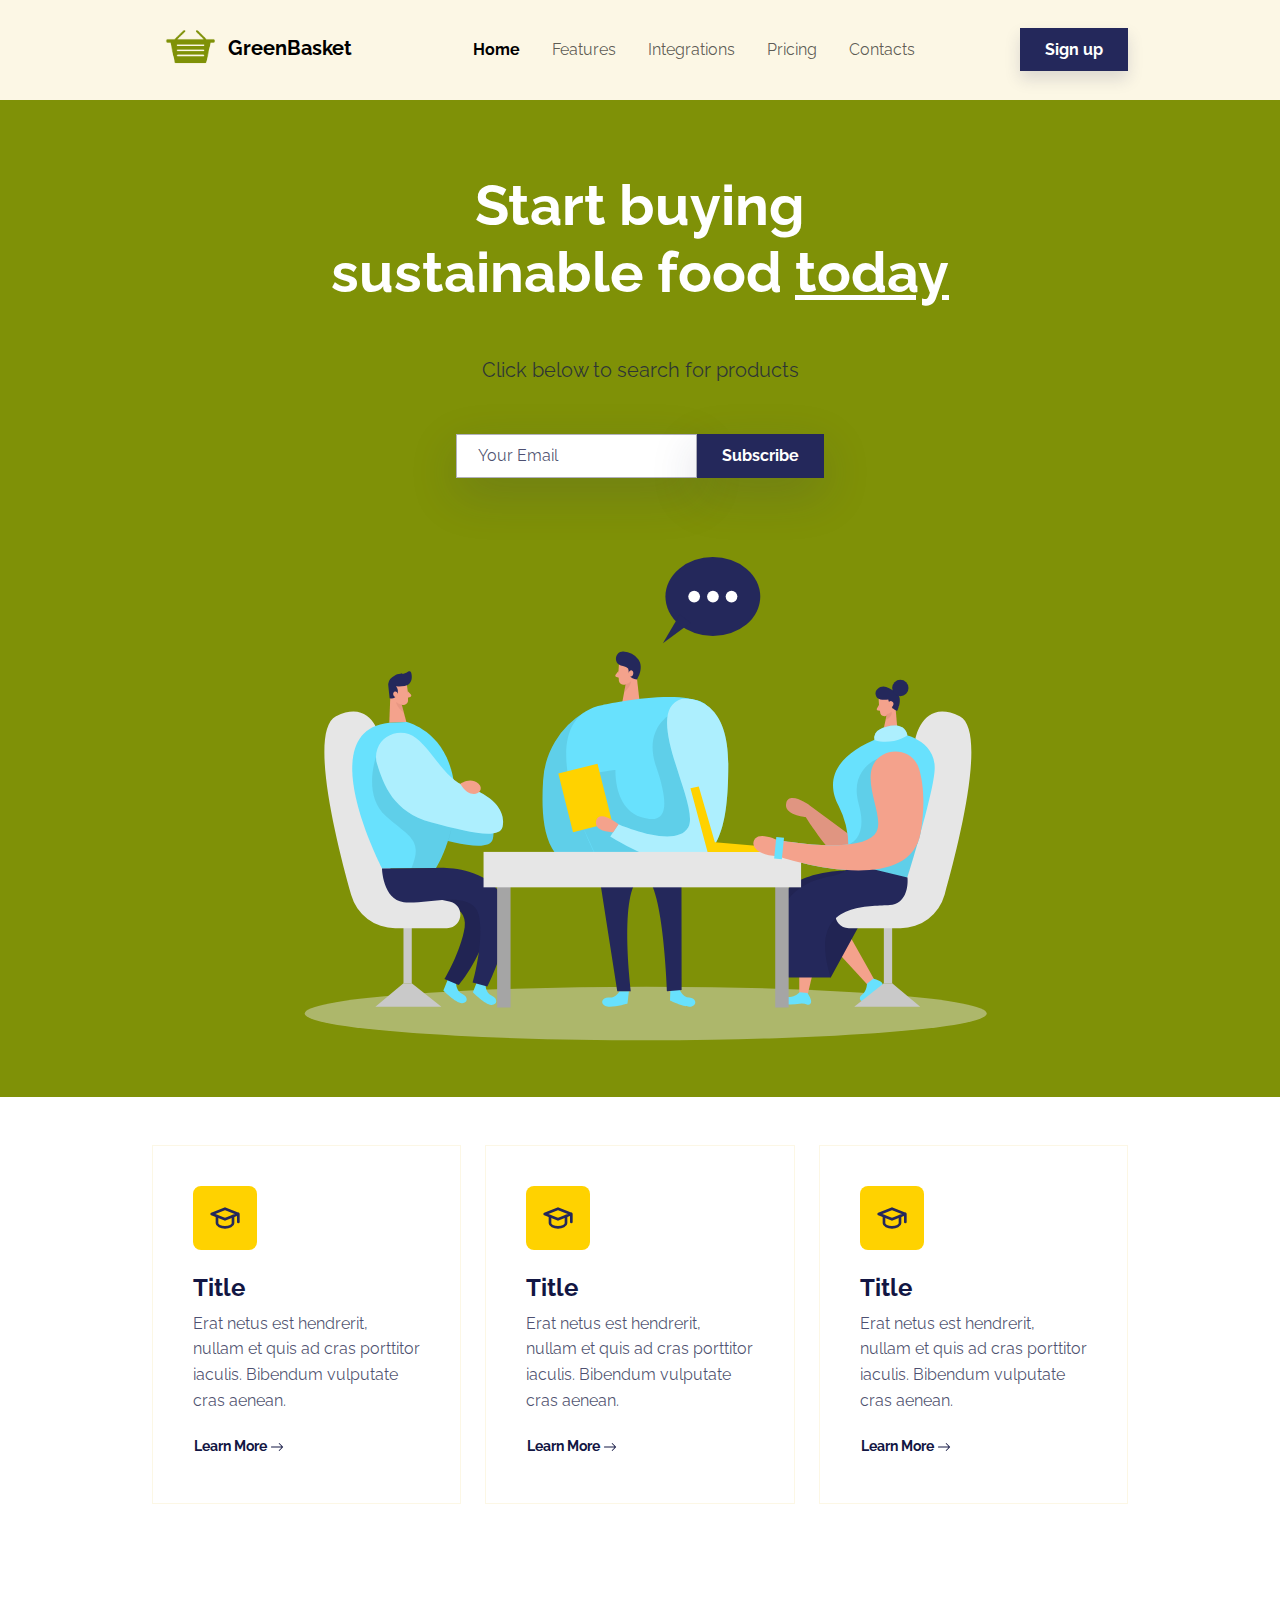
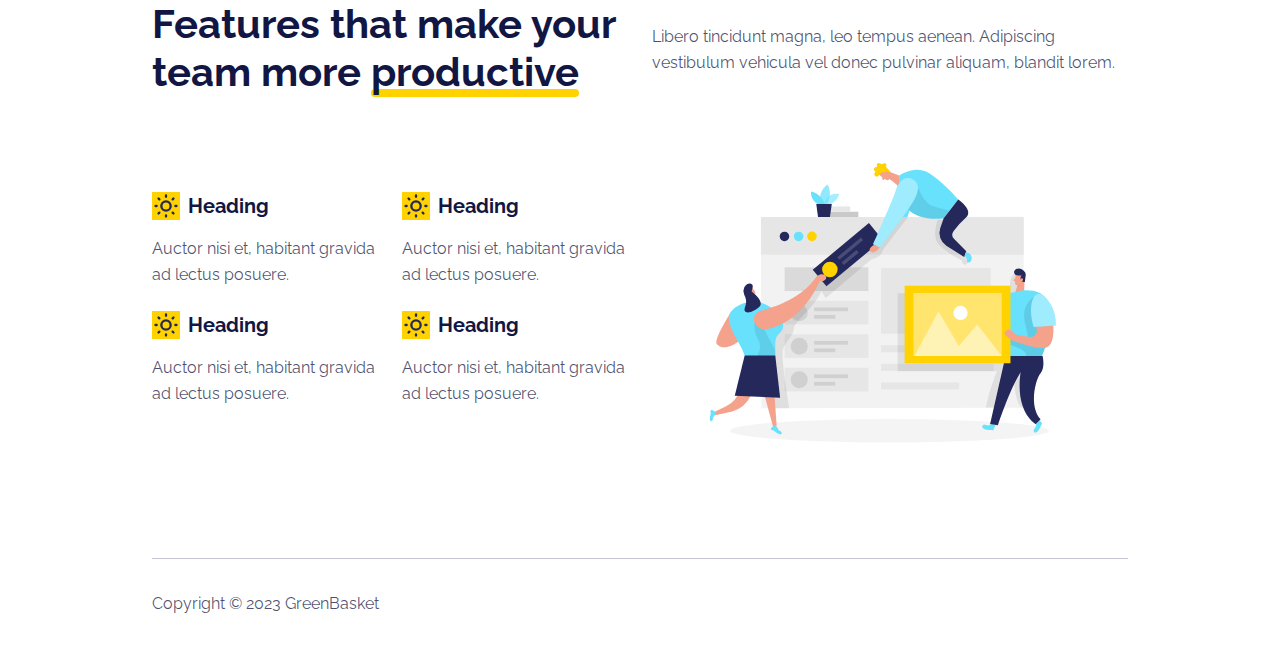
<file: index.html>
<!DOCTYPE html>
<html data-bs-theme="light" lang="en">

<head>
    <meta charset="utf-8">
    <meta name="viewport" content="width=device-width, initial-scale=1.0, shrink-to-fit=no">
    <title>Home - GreenBasket</title>
    <link rel="stylesheet" href="assets/bootstrap/css/bootstrap.min.css">
    <link rel="stylesheet" href="https://fonts.googleapis.com/css?family=Raleway:300italic,400italic,600italic,700italic,800italic,400,300,600,700,800&amp;display=swap">
    <link rel="stylesheet" href="https://fonts.googleapis.com/css?family=ABeeZee&amp;display=swap">
    <link rel="stylesheet" href="assets/css/bs-theme-overrides.css">
</head>

<body>
    <nav class="navbar navbar-expand-md fixed-top navbar-shrink py-3 navbar-light" id="mainNav" style="background: #fcf7e5;">
        <div class="container"><a class="navbar-brand d-flex align-items-center" href="/"><span style="margin-left: 10px;padding-left: 3px;"><img src="assets/img/illustrations/Untitled%20design.png" style="width: 50px;padding-right: 0px;margin-right: 13px;padding-bottom: 7px;">GreenBasket</span></a><button data-bs-toggle="collapse" class="navbar-toggler" data-bs-target="#navcol-1"><span class="visually-hidden">Toggle navigation</span><span class="navbar-toggler-icon"></span></button>
            <div class="collapse navbar-collapse" id="navcol-1">
                <ul class="navbar-nav mx-auto">
                    <li class="nav-item"><a class="nav-link active" href="index.html">Home</a></li>
                    <li class="nav-item"><a class="nav-link" href="features.html">Features</a></li>
                    <li class="nav-item"><a class="nav-link" href="integrations.html">Integrations</a></li>
                    <li class="nav-item"><a class="nav-link" href="pricing.html">Pricing</a></li>
                    <li class="nav-item"><a class="nav-link" href="contacts.html">Contacts</a></li>
                </ul><a class="btn btn-primary shadow" role="button" href="signup.html">Sign up</a>
            </div>
        </div>
    </nav>
    <header class="pt-5" style="color: var(--bs-body-bg);background: #7f9107;">
        <div class="container pt-4 pt-xl-5">
            <div class="row pt-5" style="background: #7f9107;color: var(--bs-body-bg);">
                <div class="col-md-8 text-center text-md-start mx-auto">
                    <div class="text-center">
                        <h1 class="display-4 fw-bold mb-5" style="padding-top: 28px;">Start buying sustainable food&nbsp;<span class="underline" style="text-decoration:  underline;">today</span></h1>
                        <p class="fs-5 text-muted mb-5">Click below to search for products</p>
                        <form class="d-flex justify-content-center flex-wrap" method="post" data-bs-theme="light">
                            <div class="shadow-lg mb-3"><input class="form-control" type="email" name="email" placeholder="Your Email"></div>
                            <div class="shadow-lg mb-3"><button class="btn btn-primary" type="submit">Subscribe </button></div>
                        </form>
                    </div>
                </div>
                <div class="col-12 col-lg-10 mx-auto">
                    <div class="text-center position-relative"><img class="img-fluid" src="assets/img/illustrations/meeting.svg" style="width: 800px;"></div>
                </div>
            </div>
        </div>
    </header>
    <section>
        <div class="container py-4 py-xl-5">
            <div class="row gy-4 row-cols-1 row-cols-md-2 row-cols-lg-3">
                <div class="col">
                    <div class="card border-light border-1 d-flex justify-content-center p-4">
                        <div class="card-body">
                            <div class="bs-icon-lg bs-icon-rounded bs-icon-secondary d-flex flex-shrink-0 justify-content-center align-items-center d-inline-block mb-4 bs-icon"><svg xmlns="http://www.w3.org/2000/svg" width="1em" height="1em" viewBox="0 0 24 24" stroke-width="2" stroke="currentColor" fill="none" stroke-linecap="round" stroke-linejoin="round" class="icon icon-tabler icon-tabler-school">
                                    <path stroke="none" d="M0 0h24v24H0z" fill="none"></path>
                                    <path d="M22 9l-10 -4l-10 4l10 4l10 -4v6"></path>
                                    <path d="M6 10.6v5.4a6 3 0 0 0 12 0v-5.4"></path>
                                </svg></div>
                            <div>
                                <h4 class="fw-bold">Title</h4>
                                <p class="text-muted">Erat netus est hendrerit, nullam et quis ad cras porttitor iaculis. Bibendum vulputate cras aenean.</p><button class="btn btn-sm px-0" type="button">Learn More&nbsp;<svg xmlns="http://www.w3.org/2000/svg" width="1em" height="1em" fill="currentColor" viewBox="0 0 16 16" class="bi bi-arrow-right">
                                        <path fill-rule="evenodd" d="M1 8a.5.5 0 0 1 .5-.5h11.793l-3.147-3.146a.5.5 0 0 1 .708-.708l4 4a.5.5 0 0 1 0 .708l-4 4a.5.5 0 0 1-.708-.708L13.293 8.5H1.5A.5.5 0 0 1 1 8z"></path>
                                    </svg><br></button>
                            </div>
                        </div>
                    </div>
                </div>
                <div class="col">
                    <div class="card border-light border-1 d-flex justify-content-center p-4">
                        <div class="card-body">
                            <div class="bs-icon-lg bs-icon-rounded bs-icon-secondary d-flex flex-shrink-0 justify-content-center align-items-center d-inline-block mb-4 bs-icon"><svg xmlns="http://www.w3.org/2000/svg" width="1em" height="1em" viewBox="0 0 24 24" stroke-width="2" stroke="currentColor" fill="none" stroke-linecap="round" stroke-linejoin="round" class="icon icon-tabler icon-tabler-school">
                                    <path stroke="none" d="M0 0h24v24H0z" fill="none"></path>
                                    <path d="M22 9l-10 -4l-10 4l10 4l10 -4v6"></path>
                                    <path d="M6 10.6v5.4a6 3 0 0 0 12 0v-5.4"></path>
                                </svg></div>
                            <div>
                                <h4 class="fw-bold">Title</h4>
                                <p class="text-muted">Erat netus est hendrerit, nullam et quis ad cras porttitor iaculis. Bibendum vulputate cras aenean.</p><button class="btn btn-sm px-0" type="button">Learn More&nbsp;<svg xmlns="http://www.w3.org/2000/svg" width="1em" height="1em" fill="currentColor" viewBox="0 0 16 16" class="bi bi-arrow-right">
                                        <path fill-rule="evenodd" d="M1 8a.5.5 0 0 1 .5-.5h11.793l-3.147-3.146a.5.5 0 0 1 .708-.708l4 4a.5.5 0 0 1 0 .708l-4 4a.5.5 0 0 1-.708-.708L13.293 8.5H1.5A.5.5 0 0 1 1 8z"></path>
                                    </svg><br></button>
                            </div>
                        </div>
                    </div>
                </div>
                <div class="col">
                    <div class="card border-light border-1 d-flex justify-content-center p-4">
                        <div class="card-body">
                            <div class="bs-icon-lg bs-icon-rounded bs-icon-secondary d-flex flex-shrink-0 justify-content-center align-items-center d-inline-block mb-4 bs-icon"><svg xmlns="http://www.w3.org/2000/svg" width="1em" height="1em" viewBox="0 0 24 24" stroke-width="2" stroke="currentColor" fill="none" stroke-linecap="round" stroke-linejoin="round" class="icon icon-tabler icon-tabler-school">
                                    <path stroke="none" d="M0 0h24v24H0z" fill="none"></path>
                                    <path d="M22 9l-10 -4l-10 4l10 4l10 -4v6"></path>
                                    <path d="M6 10.6v5.4a6 3 0 0 0 12 0v-5.4"></path>
                                </svg></div>
                            <div>
                                <h4 class="fw-bold">Title</h4>
                                <p class="text-muted">Erat netus est hendrerit, nullam et quis ad cras porttitor iaculis. Bibendum vulputate cras aenean.</p><button class="btn btn-sm px-0" type="button">Learn More&nbsp;<svg xmlns="http://www.w3.org/2000/svg" width="1em" height="1em" fill="currentColor" viewBox="0 0 16 16" class="bi bi-arrow-right">
                                        <path fill-rule="evenodd" d="M1 8a.5.5 0 0 1 .5-.5h11.793l-3.147-3.146a.5.5 0 0 1 .708-.708l4 4a.5.5 0 0 1 0 .708l-4 4a.5.5 0 0 1-.708-.708L13.293 8.5H1.5A.5.5 0 0 1 1 8z"></path>
                                    </svg><br></button>
                            </div>
                        </div>
                    </div>
                </div>
            </div>
        </div>
    </section>
    <section>
        <div class="container py-4 py-xl-5">
            <div class="row">
                <div class="col-md-6">
                    <h3 class="display-6 fw-bold pb-md-4">Features that make your team more&nbsp;<span class="underline">productive</span></h3>
                </div>
                <div class="col-md-6 pt-4">
                    <p class="text-muted mb-4">Libero tincidunt magna, leo tempus aenean. Adipiscing vestibulum vehicula vel donec pulvinar aliquam, blandit lorem.</p>
                </div>
            </div>
            <div class="row gy-4 gy-md-0">
                <div class="col-md-6 d-flex d-sm-flex d-md-flex justify-content-center align-items-center justify-content-md-start align-items-md-center justify-content-xl-center">
                    <div>
                        <div class="row gy-2 row-cols-1 row-cols-sm-2">
                            <div class="col text-center text-md-start">
                                <div class="d-flex justify-content-center align-items-center justify-content-md-start"><svg xmlns="http://www.w3.org/2000/svg" width="1em" height="1em" viewBox="0 0 24 24" stroke-width="2" stroke="currentColor" fill="none" stroke-linecap="round" stroke-linejoin="round" class="icon icon-tabler icon-tabler-sun fs-3 text-primary bg-secondary">
                                        <path stroke="none" d="M0 0h24v24H0z" fill="none"></path>
                                        <circle cx="12" cy="12" r="4"></circle>
                                        <path d="M3 12h1m8 -9v1m8 8h1m-9 8v1m-6.4 -15.4l.7 .7m12.1 -.7l-.7 .7m0 11.4l.7 .7m-12.1 -.7l-.7 .7"></path>
                                    </svg>
                                    <h5 class="fw-bold mb-0 ms-2">Heading</h5>
                                </div>
                                <p class="text-muted my-3">Auctor nisi et, habitant gravida ad lectus posuere.</p>
                            </div>
                            <div class="col text-center text-md-start">
                                <div class="d-flex justify-content-center align-items-center justify-content-md-start"><svg xmlns="http://www.w3.org/2000/svg" width="1em" height="1em" viewBox="0 0 24 24" stroke-width="2" stroke="currentColor" fill="none" stroke-linecap="round" stroke-linejoin="round" class="icon icon-tabler icon-tabler-sun fs-3 text-primary bg-secondary">
                                        <path stroke="none" d="M0 0h24v24H0z" fill="none"></path>
                                        <circle cx="12" cy="12" r="4"></circle>
                                        <path d="M3 12h1m8 -9v1m8 8h1m-9 8v1m-6.4 -15.4l.7 .7m12.1 -.7l-.7 .7m0 11.4l.7 .7m-12.1 -.7l-.7 .7"></path>
                                    </svg>
                                    <h5 class="fw-bold mb-0 ms-2">Heading</h5>
                                </div>
                                <p class="text-muted my-3">Auctor nisi et, habitant gravida ad lectus posuere.</p>
                            </div>
                            <div class="col text-center text-md-start">
                                <div class="d-flex justify-content-center align-items-center justify-content-md-start"><svg xmlns="http://www.w3.org/2000/svg" width="1em" height="1em" viewBox="0 0 24 24" stroke-width="2" stroke="currentColor" fill="none" stroke-linecap="round" stroke-linejoin="round" class="icon icon-tabler icon-tabler-sun fs-3 text-primary bg-secondary">
                                        <path stroke="none" d="M0 0h24v24H0z" fill="none"></path>
                                        <circle cx="12" cy="12" r="4"></circle>
                                        <path d="M3 12h1m8 -9v1m8 8h1m-9 8v1m-6.4 -15.4l.7 .7m12.1 -.7l-.7 .7m0 11.4l.7 .7m-12.1 -.7l-.7 .7"></path>
                                    </svg>
                                    <h5 class="fw-bold mb-0 ms-2">Heading</h5>
                                </div>
                                <p class="text-muted my-3">Auctor nisi et, habitant gravida ad lectus posuere.</p>
                            </div>
                            <div class="col text-center text-md-start">
                                <div class="d-flex justify-content-center align-items-center justify-content-md-start"><svg xmlns="http://www.w3.org/2000/svg" width="1em" height="1em" viewBox="0 0 24 24" stroke-width="2" stroke="currentColor" fill="none" stroke-linecap="round" stroke-linejoin="round" class="icon icon-tabler icon-tabler-sun fs-3 text-primary bg-secondary">
                                        <path stroke="none" d="M0 0h24v24H0z" fill="none"></path>
                                        <circle cx="12" cy="12" r="4"></circle>
                                        <path d="M3 12h1m8 -9v1m8 8h1m-9 8v1m-6.4 -15.4l.7 .7m12.1 -.7l-.7 .7m0 11.4l.7 .7m-12.1 -.7l-.7 .7"></path>
                                    </svg>
                                    <h5 class="fw-bold mb-0 ms-2">Heading</h5>
                                </div>
                                <p class="text-muted my-3">Auctor nisi et, habitant gravida ad lectus posuere.</p>
                            </div>
                        </div>
                    </div>
                </div>
                <div class="col-md-6 order-first order-md-last">
                    <div><img class="rounded img-fluid w-100 fit-cover" style="min-height: 300px;" src="assets/img/illustrations/teamwork.svg"></div>
                </div>
            </div>
        </div>
    </section>
    <section></section>
    <footer>
        <div class="container py-4 py-lg-5" style="margin-top: -41px;">
            <hr>
            <div class="text-muted d-flex justify-content-between align-items-center pt-3">
                <p class="mb-0">Copyright © 2023 GreenBasket</p>
            </div>
        </div>
    </footer>
    <script src="assets/bootstrap/js/bootstrap.min.js"></script>
    <script src="assets/js/startup-modern.js"></script>
</body>

</html>
</file>
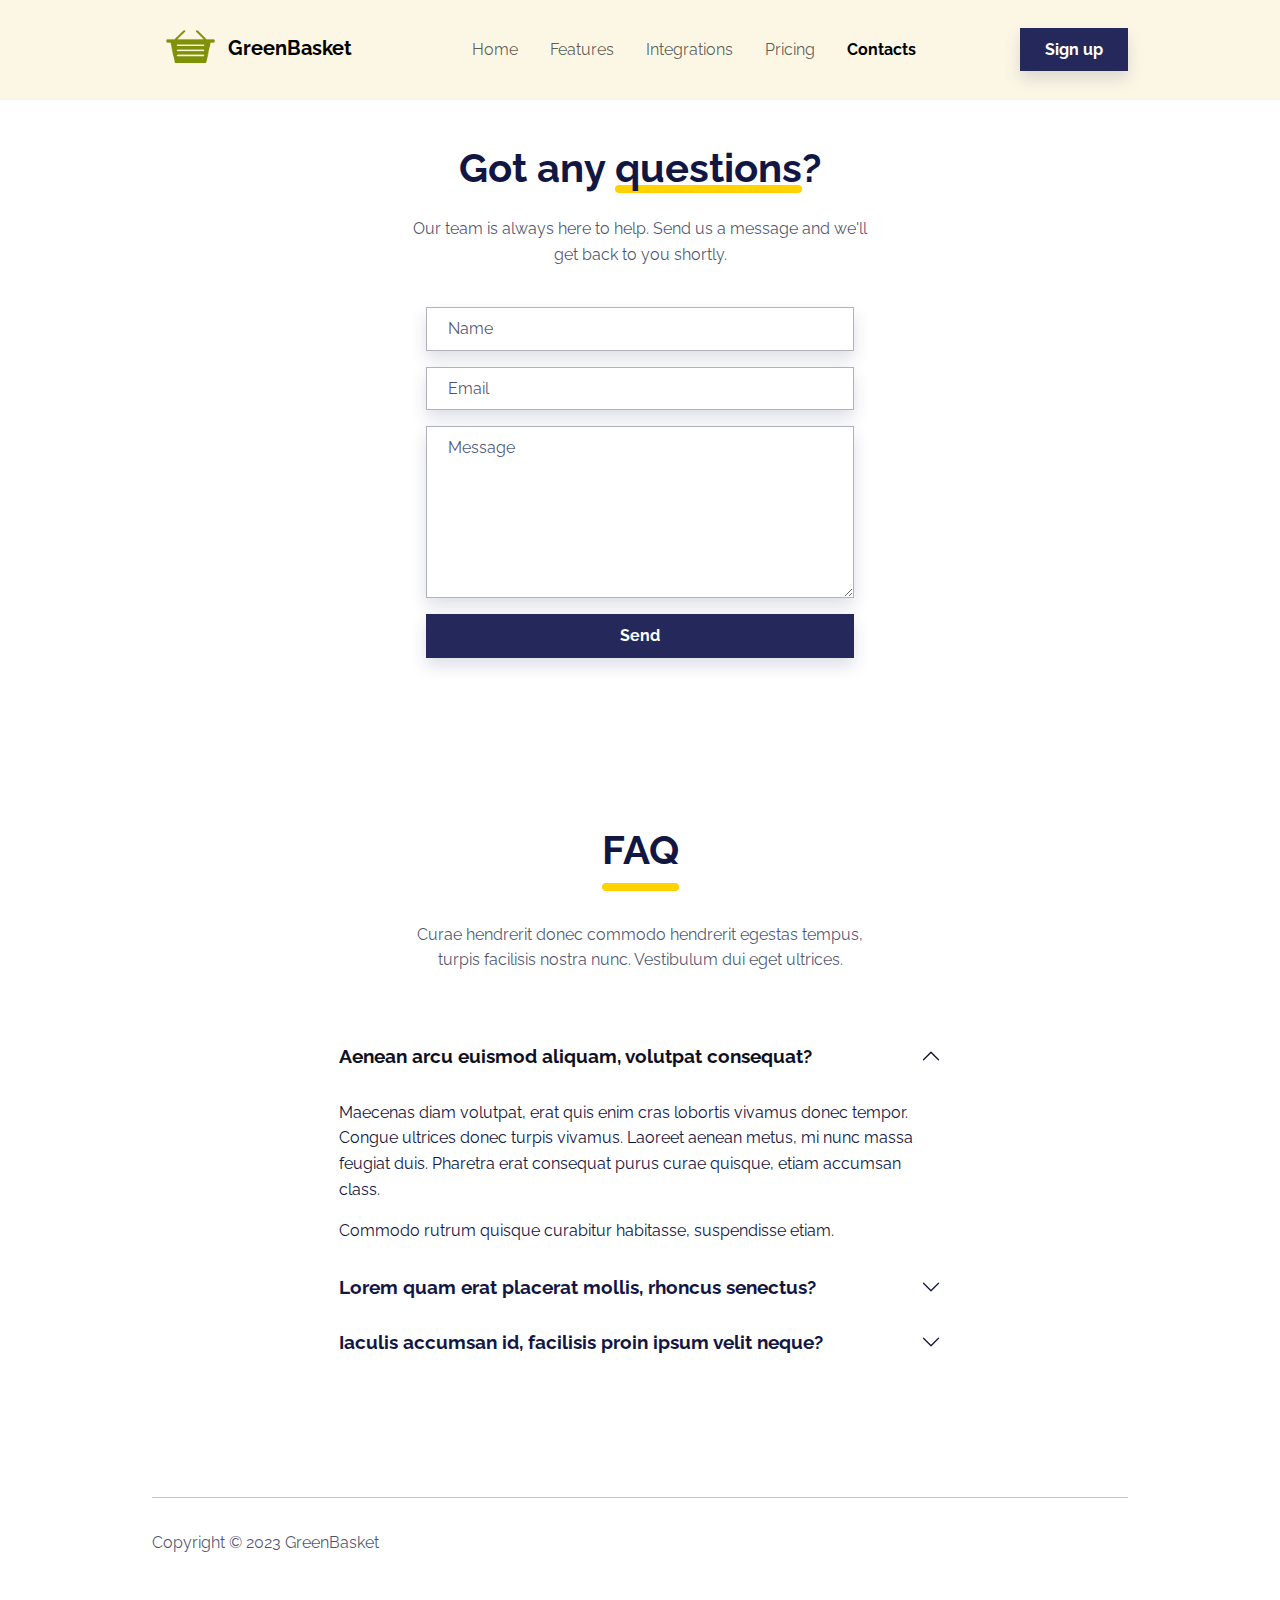
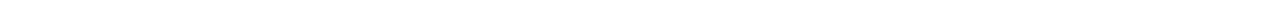
<file: contacts.html>
<!DOCTYPE html>
<html data-bs-theme="light" lang="en">

<head>
    <meta charset="utf-8">
    <meta name="viewport" content="width=device-width, initial-scale=1.0, shrink-to-fit=no">
    <title>Contacts - GreenBasket</title>
    <link rel="stylesheet" href="assets/bootstrap/css/bootstrap.min.css">
    <link rel="stylesheet" href="https://fonts.googleapis.com/css?family=Raleway:300italic,400italic,600italic,700italic,800italic,400,300,600,700,800&amp;display=swap">
    <link rel="stylesheet" href="https://fonts.googleapis.com/css?family=ABeeZee&amp;display=swap">
    <link rel="stylesheet" href="assets/css/bs-theme-overrides.css">
</head>

<body>
    <nav class="navbar navbar-expand-md fixed-top navbar-shrink py-3 navbar-light" id="mainNav" style="background: #fcf7e5;">
        <div class="container"><a class="navbar-brand d-flex align-items-center" href="/"><span style="margin-left: 10px;padding-left: 3px;"><img src="assets/img/illustrations/Untitled%20design.png" style="width: 50px;padding-right: 0px;margin-right: 13px;padding-bottom: 7px;">GreenBasket</span></a><button data-bs-toggle="collapse" class="navbar-toggler" data-bs-target="#navcol-1"><span class="visually-hidden">Toggle navigation</span><span class="navbar-toggler-icon"></span></button>
            <div class="collapse navbar-collapse" id="navcol-1">
                <ul class="navbar-nav mx-auto">
                    <li class="nav-item"><a class="nav-link" href="index.html">Home</a></li>
                    <li class="nav-item"><a class="nav-link" href="features.html">Features</a></li>
                    <li class="nav-item"><a class="nav-link" href="integrations.html">Integrations</a></li>
                    <li class="nav-item"><a class="nav-link" href="pricing.html">Pricing</a></li>
                    <li class="nav-item"><a class="nav-link active" href="contacts.html">Contacts</a></li>
                </ul><a class="btn btn-primary shadow" role="button" href="signup.html">Sign up</a>
            </div>
        </div>
    </nav>
    <section class="py-5 mt-5">
        <div class="container py-5">
            <div class="row">
                <div class="col-md-8 col-xl-6 text-center mx-auto">
                    <h2 class="display-6 fw-bold mb-4">Got any <span class="underline">questions</span>?</h2>
                    <p class="text-muted">Our team is always here to help. Send us a message and we'll get back to you shortly.</p>
                </div>
            </div>
            <div class="row d-flex justify-content-center">
                <div class="col-md-6">
                    <div>
                        <form class="p-3 p-xl-4" method="post" data-bs-theme="light">
                            <div class="mb-3"><input class="shadow form-control" type="text" id="name-1" name="name" placeholder="Name"></div>
                            <div class="mb-3"><input class="shadow form-control" type="email" id="email-1" name="email" placeholder="Email"></div>
                            <div class="mb-3"><textarea class="shadow form-control" id="message-1" name="message" rows="6" placeholder="Message"></textarea></div>
                            <div><button class="btn btn-primary shadow d-block w-100" type="submit">Send </button></div>
                        </form>
                    </div>
                </div>
            </div>
        </div>
    </section>
    <section class="py-4 py-xl-5 mb-5">
        <div class="container">
            <div class="row mb-2">
                <div class="col-md-8 col-xl-6 text-center mx-auto">
                    <h2 class="display-6 fw-bold mb-5"><span class="pb-3 underline">FAQ<br></span></h2>
                    <p class="text-muted mb-5">Curae hendrerit donec commodo hendrerit egestas tempus, turpis facilisis nostra nunc. Vestibulum dui eget ultrices.</p>
                </div>
            </div>
            <div class="row mb-2">
                <div class="col-md-8 mx-auto">
                    <div class="accordion text-muted" role="tablist" id="accordion-1">
                        <div class="accordion-item">
                            <h2 class="accordion-header" role="tab"><button class="accordion-button" type="button" data-bs-toggle="collapse" data-bs-target="#accordion-1 .item-1" aria-expanded="true" aria-controls="accordion-1 .item-1">Aenean arcu euismod aliquam, volutpat consequat?</button></h2>
                            <div class="accordion-collapse collapse show item-1" role="tabpanel" data-bs-parent="#accordion-1">
                                <div class="accordion-body">
                                    <p>Maecenas diam volutpat, erat quis enim cras lobortis vivamus donec tempor. Congue ultrices donec turpis vivamus. Laoreet aenean metus, mi nunc massa feugiat duis. Pharetra erat consequat purus curae quisque, etiam accumsan class.</p>
                                    <p class="mb-0">Commodo rutrum quisque curabitur habitasse, suspendisse etiam.</p>
                                </div>
                            </div>
                        </div>
                        <div class="accordion-item">
                            <h2 class="accordion-header" role="tab"><button class="accordion-button collapsed" type="button" data-bs-toggle="collapse" data-bs-target="#accordion-1 .item-2" aria-expanded="false" aria-controls="accordion-1 .item-2">Lorem quam erat placerat mollis, rhoncus senectus?</button></h2>
                            <div class="accordion-collapse collapse item-2" role="tabpanel" data-bs-parent="#accordion-1">
                                <div class="accordion-body">
                                    <p class="mb-0">Nullam id dolor id nibh ultricies vehicula ut id elit. Cras justo odio, dapibus ac facilisis in, egestas eget quam. Donec id elit non mi porta gravida at eget metus.</p>
                                </div>
                            </div>
                        </div>
                        <div class="accordion-item">
                            <h2 class="accordion-header" role="tab"><button class="accordion-button collapsed" type="button" data-bs-toggle="collapse" data-bs-target="#accordion-1 .item-3" aria-expanded="false" aria-controls="accordion-1 .item-3">Iaculis accumsan id, facilisis proin ipsum velit neque?</button></h2>
                            <div class="accordion-collapse collapse item-3" role="tabpanel" data-bs-parent="#accordion-1">
                                <div class="accordion-body">
                                    <p class="mb-0">Nullam id dolor id nibh ultricies vehicula ut id elit. Cras justo odio, dapibus ac facilisis in, egestas eget quam. Donec id elit non mi porta gravida at eget metus.</p>
                                </div>
                            </div>
                        </div>
                    </div>
                </div>
            </div>
        </div>
    </section>
    <footer>
        <div class="container py-4 py-lg-5" style="margin-top: -41px;">
            <hr>
            <div class="text-muted d-flex justify-content-between align-items-center pt-3">
                <p class="mb-0">Copyright © 2023 GreenBasket</p>
            </div>
        </div>
    </footer>
    <script src="assets/bootstrap/js/bootstrap.min.js"></script>
    <script src="assets/js/startup-modern.js"></script>
</body>

</html>
</file>
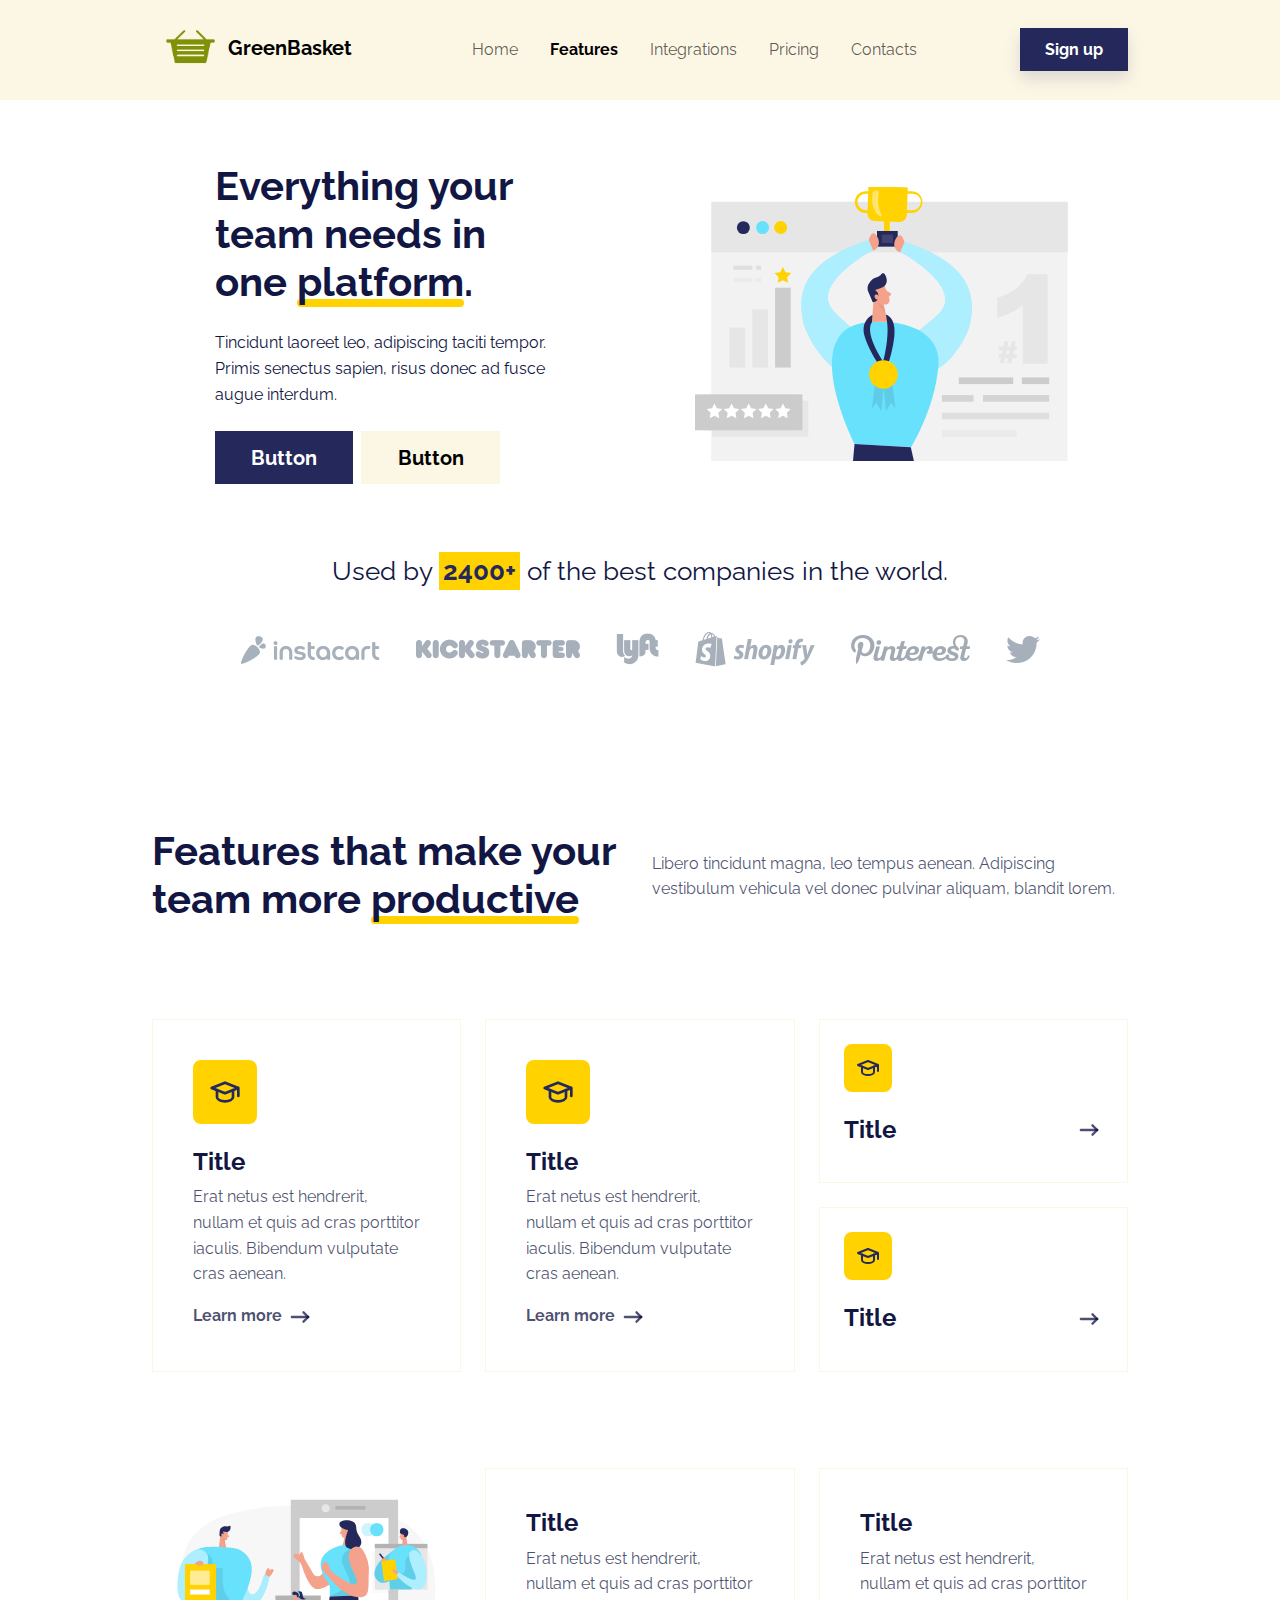
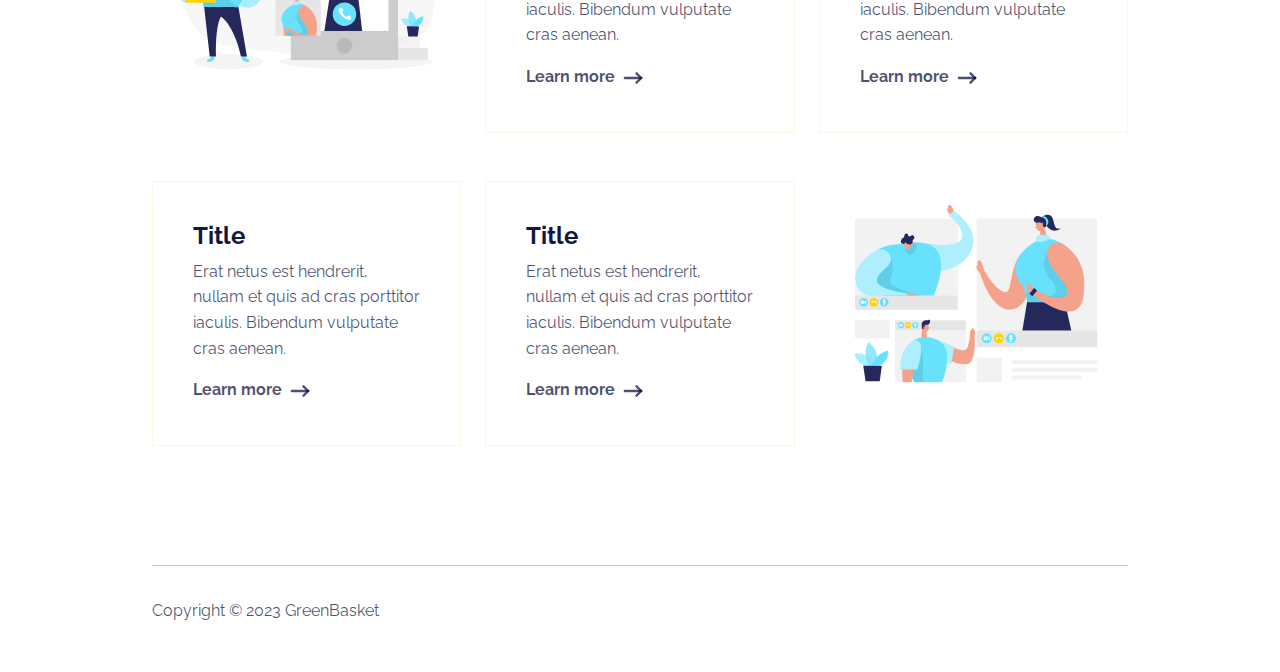
<file: features.html>
<!DOCTYPE html>
<html data-bs-theme="light" lang="en">

<head>
    <meta charset="utf-8">
    <meta name="viewport" content="width=device-width, initial-scale=1.0, shrink-to-fit=no">
    <title>Features - GreenBasket</title>
    <link rel="stylesheet" href="assets/bootstrap/css/bootstrap.min.css">
    <link rel="stylesheet" href="https://fonts.googleapis.com/css?family=Raleway:300italic,400italic,600italic,700italic,800italic,400,300,600,700,800&amp;display=swap">
    <link rel="stylesheet" href="https://fonts.googleapis.com/css?family=ABeeZee&amp;display=swap">
    <link rel="stylesheet" href="assets/css/bs-theme-overrides.css">
</head>

<body>
    <nav class="navbar navbar-expand-md fixed-top navbar-shrink py-3 navbar-light" id="mainNav" style="background: #fcf7e5;">
        <div class="container"><a class="navbar-brand d-flex align-items-center" href="/"><span style="margin-left: 10px;padding-left: 3px;"><img src="assets/img/illustrations/Untitled%20design.png" style="width: 50px;padding-right: 0px;margin-right: 13px;padding-bottom: 7px;">GreenBasket</span></a><button data-bs-toggle="collapse" class="navbar-toggler" data-bs-target="#navcol-1"><span class="visually-hidden">Toggle navigation</span><span class="navbar-toggler-icon"></span></button>
            <div class="collapse navbar-collapse" id="navcol-1">
                <ul class="navbar-nav mx-auto">
                    <li class="nav-item"><a class="nav-link" href="index.html">Home</a></li>
                    <li class="nav-item"><a class="nav-link active" href="features.html">Features</a></li>
                    <li class="nav-item"><a class="nav-link" href="integrations.html">Integrations</a></li>
                    <li class="nav-item"><a class="nav-link" href="pricing.html">Pricing</a></li>
                    <li class="nav-item"><a class="nav-link" href="contacts.html">Contacts</a></li>
                </ul><a class="btn btn-primary shadow" role="button" href="signup.html">Sign up</a>
            </div>
        </div>
    </nav>
    <section class="py-5 mt-5">
        <div class="container py-4 py-xl-5">
            <div class="row gy-4 gy-md-0">
                <div class="col-md-6 text-center text-md-start d-flex d-sm-flex d-md-flex justify-content-center align-items-center justify-content-md-start align-items-md-center justify-content-xl-center">
                    <div style="max-width: 350px;">
                        <h1 class="display-6 fw-bold mb-4">Everything your team needs in one&nbsp;<span class="underline">platform</span>.</h1>
                        <p class="my-4">Tincidunt laoreet leo, adipiscing taciti tempor. Primis senectus sapien, risus donec ad fusce augue interdum.</p><a class="btn btn-primary btn-lg me-2" role="button" href="#">Button</a><a class="btn btn-light btn-lg" role="button" href="#">Button</a>
                    </div>
                </div>
                <div class="col-md-6">
                    <div><img class="rounded img-fluid w-100 fit-cover" style="min-height: 300px;" src="assets/img/illustrations/ranking.svg"></div>
                </div>
            </div>
            <div class="text-center mt-5">
                <p class="mb-4" style="font-size: 1.6rem;">Used by <span class="text-primary bg-warning p-1"><strong>2400+</strong></span>&nbsp;of the best companies in the world.</p><a href="#"> <img class="m-3" src="assets/img/brands/instacart.png"></a><a href="#"> <img class="m-3" src="assets/img/brands/kickstarter.png"></a><a href="#"> <img class="m-3" src="assets/img/brands/lyft.png"></a><a href="#"> <img class="m-3" src="assets/img/brands/shopify.png"></a><a href="#"> <img class="m-3" src="assets/img/brands/pinterest.png"></a><a href="#"> <img class="m-3" src="assets/img/brands/twitter.png"></a>
            </div>
        </div>
    </section>
    <section>
        <div class="container py-4 py-xl-5">
            <div class="row mb-5">
                <div class="col-md-8 col-xl-6">
                    <h3 class="display-6 fw-bold pb-4 mb-4">Features that make your team more&nbsp;<span class="underline">productive</span></h3>
                </div>
                <div class="col-md-8 col-xl-6 pt-4">
                    <p class="text-muted">Libero tincidunt magna, leo tempus aenean. Adipiscing vestibulum vehicula vel donec pulvinar aliquam, blandit lorem.</p>
                </div>
            </div>
            <div class="row gy-4 row-cols-1 row-cols-md-2 row-cols-xl-3">
                <div class="col">
                    <div class="card border-light border-1 d-flex justify-content-center p-4">
                        <div class="card-body">
                            <div>
                                <div class="bs-icon-lg bs-icon-rounded bs-icon-secondary d-flex flex-shrink-0 justify-content-center align-items-center d-inline-block mb-4 bs-icon"><svg xmlns="http://www.w3.org/2000/svg" width="1em" height="1em" viewBox="0 0 24 24" stroke-width="2" stroke="currentColor" fill="none" stroke-linecap="round" stroke-linejoin="round" class="icon icon-tabler icon-tabler-school">
                                        <path stroke="none" d="M0 0h24v24H0z" fill="none"></path>
                                        <path d="M22 9l-10 -4l-10 4l10 4l10 -4v6"></path>
                                        <path d="M6 10.6v5.4a6 3 0 0 0 12 0v-5.4"></path>
                                    </svg></div>
                                <h4 class="fw-bold">Title</h4>
                                <p class="text-muted">Erat netus est hendrerit, nullam et quis ad cras porttitor iaculis. Bibendum vulputate cras aenean.</p><a class="fw-bold" href="#">Learn more&nbsp;<svg xmlns="http://www.w3.org/2000/svg" width="1em" height="1em" viewBox="0 0 24 24" stroke-width="2" stroke="currentColor" fill="none" stroke-linecap="round" stroke-linejoin="round" class="icon icon-tabler icon-tabler-arrow-narrow-right fs-3">
                                        <path stroke="none" d="M0 0h24v24H0z" fill="none"></path>
                                        <line x1="5" y1="12" x2="19" y2="12"></line>
                                        <line x1="15" y1="16" x2="19" y2="12"></line>
                                        <line x1="15" y1="8" x2="19" y2="12"></line>
                                    </svg></a>
                            </div>
                        </div>
                    </div>
                </div>
                <div class="col">
                    <div class="card border-light border-1 d-flex justify-content-center p-4">
                        <div class="card-body">
                            <div>
                                <div class="bs-icon-lg bs-icon-rounded bs-icon-secondary d-flex flex-shrink-0 justify-content-center align-items-center d-inline-block mb-4 bs-icon"><svg xmlns="http://www.w3.org/2000/svg" width="1em" height="1em" viewBox="0 0 24 24" stroke-width="2" stroke="currentColor" fill="none" stroke-linecap="round" stroke-linejoin="round" class="icon icon-tabler icon-tabler-school">
                                        <path stroke="none" d="M0 0h24v24H0z" fill="none"></path>
                                        <path d="M22 9l-10 -4l-10 4l10 4l10 -4v6"></path>
                                        <path d="M6 10.6v5.4a6 3 0 0 0 12 0v-5.4"></path>
                                    </svg></div>
                                <h4 class="fw-bold">Title</h4>
                                <p class="text-muted">Erat netus est hendrerit, nullam et quis ad cras porttitor iaculis. Bibendum vulputate cras aenean.</p><a class="fw-bold" href="#">Learn more&nbsp;<svg xmlns="http://www.w3.org/2000/svg" width="1em" height="1em" viewBox="0 0 24 24" stroke-width="2" stroke="currentColor" fill="none" stroke-linecap="round" stroke-linejoin="round" class="icon icon-tabler icon-tabler-arrow-narrow-right fs-3">
                                        <path stroke="none" d="M0 0h24v24H0z" fill="none"></path>
                                        <line x1="5" y1="12" x2="19" y2="12"></line>
                                        <line x1="15" y1="16" x2="19" y2="12"></line>
                                        <line x1="15" y1="8" x2="19" y2="12"></line>
                                    </svg></a>
                            </div>
                        </div>
                    </div>
                </div>
                <div class="col d-flex justify-content-between flex-xl-column">
                    <div class="card border-light border-1 d-flex flex-grow-1 justify-content-center p-2 me-3 me-xl-0 mb-xl-4">
                        <div class="card-body">
                            <div class="bs-icon-md bs-icon-rounded bs-icon-secondary d-flex flex-shrink-0 justify-content-center align-items-center d-inline-block mb-4 bs-icon"><svg xmlns="http://www.w3.org/2000/svg" width="1em" height="1em" viewBox="0 0 24 24" stroke-width="2" stroke="currentColor" fill="none" stroke-linecap="round" stroke-linejoin="round" class="icon icon-tabler icon-tabler-school">
                                    <path stroke="none" d="M0 0h24v24H0z" fill="none"></path>
                                    <path d="M22 9l-10 -4l-10 4l10 4l10 -4v6"></path>
                                    <path d="M6 10.6v5.4a6 3 0 0 0 12 0v-5.4"></path>
                                </svg></div>
                            <div class="d-flex justify-content-between align-items-center">
                                <h4 class="fw-bold mb-0">Title</h4><a class="fw-bold" href="#"><svg xmlns="http://www.w3.org/2000/svg" width="1em" height="1em" viewBox="0 0 24 24" stroke-width="2" stroke="currentColor" fill="none" stroke-linecap="round" stroke-linejoin="round" class="icon icon-tabler icon-tabler-arrow-narrow-right fs-3">
                                        <path stroke="none" d="M0 0h24v24H0z" fill="none"></path>
                                        <line x1="5" y1="12" x2="19" y2="12"></line>
                                        <line x1="15" y1="16" x2="19" y2="12"></line>
                                        <line x1="15" y1="8" x2="19" y2="12"></line>
                                    </svg></a>
                            </div>
                        </div>
                    </div>
                    <div class="card border-light border-1 d-flex flex-grow-1 justify-content-center p-2">
                        <div class="card-body">
                            <div class="bs-icon-md bs-icon-rounded bs-icon-secondary d-flex flex-shrink-0 justify-content-center align-items-center d-inline-block mb-4 bs-icon"><svg xmlns="http://www.w3.org/2000/svg" width="1em" height="1em" viewBox="0 0 24 24" stroke-width="2" stroke="currentColor" fill="none" stroke-linecap="round" stroke-linejoin="round" class="icon icon-tabler icon-tabler-school">
                                    <path stroke="none" d="M0 0h24v24H0z" fill="none"></path>
                                    <path d="M22 9l-10 -4l-10 4l10 4l10 -4v6"></path>
                                    <path d="M6 10.6v5.4a6 3 0 0 0 12 0v-5.4"></path>
                                </svg></div>
                            <div class="d-flex justify-content-between align-items-center">
                                <h4 class="fw-bold mb-0">Title</h4><a class="fw-bold" href="#"><svg xmlns="http://www.w3.org/2000/svg" width="1em" height="1em" viewBox="0 0 24 24" stroke-width="2" stroke="currentColor" fill="none" stroke-linecap="round" stroke-linejoin="round" class="icon icon-tabler icon-tabler-arrow-narrow-right fs-3">
                                        <path stroke="none" d="M0 0h24v24H0z" fill="none"></path>
                                        <line x1="5" y1="12" x2="19" y2="12"></line>
                                        <line x1="15" y1="16" x2="19" y2="12"></line>
                                        <line x1="15" y1="8" x2="19" y2="12"></line>
                                    </svg></a>
                            </div>
                        </div>
                    </div>
                </div>
            </div>
        </div>
    </section>
    <section class="py-5">
        <div class="container">
            <div class="row">
                <div class="col-md-4 mb-5"><img class="rounded img-fluid" src="assets/img/illustrations/presentation-2.svg"></div>
                <div class="col d-md-flex align-items-md-end align-items-lg-center mb-5">
                    <div class="row gy-4 row-cols-1 row-cols-md-2 flex-grow-1">
                        <div class="col">
                            <div class="card border-light border-1 d-flex justify-content-center p-4">
                                <div class="card-body">
                                    <div>
                                        <h4 class="fw-bold">Title</h4>
                                        <p class="text-muted d-none d-xl-block">Erat netus est hendrerit, nullam et quis ad cras porttitor iaculis. Bibendum vulputate cras aenean.</p><a class="fw-bold" href="#">Learn more&nbsp;<svg xmlns="http://www.w3.org/2000/svg" width="1em" height="1em" viewBox="0 0 24 24" stroke-width="2" stroke="currentColor" fill="none" stroke-linecap="round" stroke-linejoin="round" class="icon icon-tabler icon-tabler-arrow-narrow-right fs-3">
                                                <path stroke="none" d="M0 0h24v24H0z" fill="none"></path>
                                                <line x1="5" y1="12" x2="19" y2="12"></line>
                                                <line x1="15" y1="16" x2="19" y2="12"></line>
                                                <line x1="15" y1="8" x2="19" y2="12"></line>
                                            </svg></a>
                                    </div>
                                </div>
                            </div>
                        </div>
                        <div class="col">
                            <div class="card border-light border-1 d-flex justify-content-center p-4">
                                <div class="card-body">
                                    <div>
                                        <h4 class="fw-bold">Title</h4>
                                        <p class="text-muted d-none d-xl-block">Erat netus est hendrerit, nullam et quis ad cras porttitor iaculis. Bibendum vulputate cras aenean.</p><a class="fw-bold" href="#">Learn more&nbsp;<svg xmlns="http://www.w3.org/2000/svg" width="1em" height="1em" viewBox="0 0 24 24" stroke-width="2" stroke="currentColor" fill="none" stroke-linecap="round" stroke-linejoin="round" class="icon icon-tabler icon-tabler-arrow-narrow-right fs-3">
                                                <path stroke="none" d="M0 0h24v24H0z" fill="none"></path>
                                                <line x1="5" y1="12" x2="19" y2="12"></line>
                                                <line x1="15" y1="16" x2="19" y2="12"></line>
                                                <line x1="15" y1="8" x2="19" y2="12"></line>
                                            </svg></a>
                                    </div>
                                </div>
                            </div>
                        </div>
                    </div>
                </div>
            </div>
            <div class="row">
                <div class="col d-md-flex align-items-md-end align-items-lg-center mb-5">
                    <div class="row gy-4 row-cols-1 row-cols-md-2 flex-grow-1">
                        <div class="col">
                            <div class="card border-light border-1 d-flex justify-content-center p-4">
                                <div class="card-body">
                                    <div>
                                        <h4 class="fw-bold">Title</h4>
                                        <p class="text-muted d-none d-xl-block">Erat netus est hendrerit, nullam et quis ad cras porttitor iaculis. Bibendum vulputate cras aenean.</p><a class="fw-bold" href="#">Learn more&nbsp;<svg xmlns="http://www.w3.org/2000/svg" width="1em" height="1em" viewBox="0 0 24 24" stroke-width="2" stroke="currentColor" fill="none" stroke-linecap="round" stroke-linejoin="round" class="icon icon-tabler icon-tabler-arrow-narrow-right fs-3">
                                                <path stroke="none" d="M0 0h24v24H0z" fill="none"></path>
                                                <line x1="5" y1="12" x2="19" y2="12"></line>
                                                <line x1="15" y1="16" x2="19" y2="12"></line>
                                                <line x1="15" y1="8" x2="19" y2="12"></line>
                                            </svg></a>
                                    </div>
                                </div>
                            </div>
                        </div>
                        <div class="col">
                            <div class="card border-light border-1 d-flex justify-content-center p-4">
                                <div class="card-body">
                                    <div>
                                        <h4 class="fw-bold">Title</h4>
                                        <p class="text-muted d-none d-xl-block">Erat netus est hendrerit, nullam et quis ad cras porttitor iaculis. Bibendum vulputate cras aenean.</p><a class="fw-bold" href="#">Learn more&nbsp;<svg xmlns="http://www.w3.org/2000/svg" width="1em" height="1em" viewBox="0 0 24 24" stroke-width="2" stroke="currentColor" fill="none" stroke-linecap="round" stroke-linejoin="round" class="icon icon-tabler icon-tabler-arrow-narrow-right fs-3">
                                                <path stroke="none" d="M0 0h24v24H0z" fill="none"></path>
                                                <line x1="5" y1="12" x2="19" y2="12"></line>
                                                <line x1="15" y1="16" x2="19" y2="12"></line>
                                                <line x1="15" y1="8" x2="19" y2="12"></line>
                                            </svg></a>
                                    </div>
                                </div>
                            </div>
                        </div>
                    </div>
                </div>
                <div class="col-md-4 order-first order-md-last mb-5"><img class="rounded img-fluid" src="assets/img/illustrations/video-call.svg"></div>
            </div>
        </div>
    </section>
    <footer>
        <div class="container py-4 py-lg-5" style="margin-top: -41px;">
            <hr>
            <div class="text-muted d-flex justify-content-between align-items-center pt-3">
                <p class="mb-0">Copyright © 2023 GreenBasket</p>
            </div>
        </div>
    </footer>
    <script src="assets/bootstrap/js/bootstrap.min.js"></script>
    <script src="assets/js/startup-modern.js"></script>
</body>

</html>
</file>
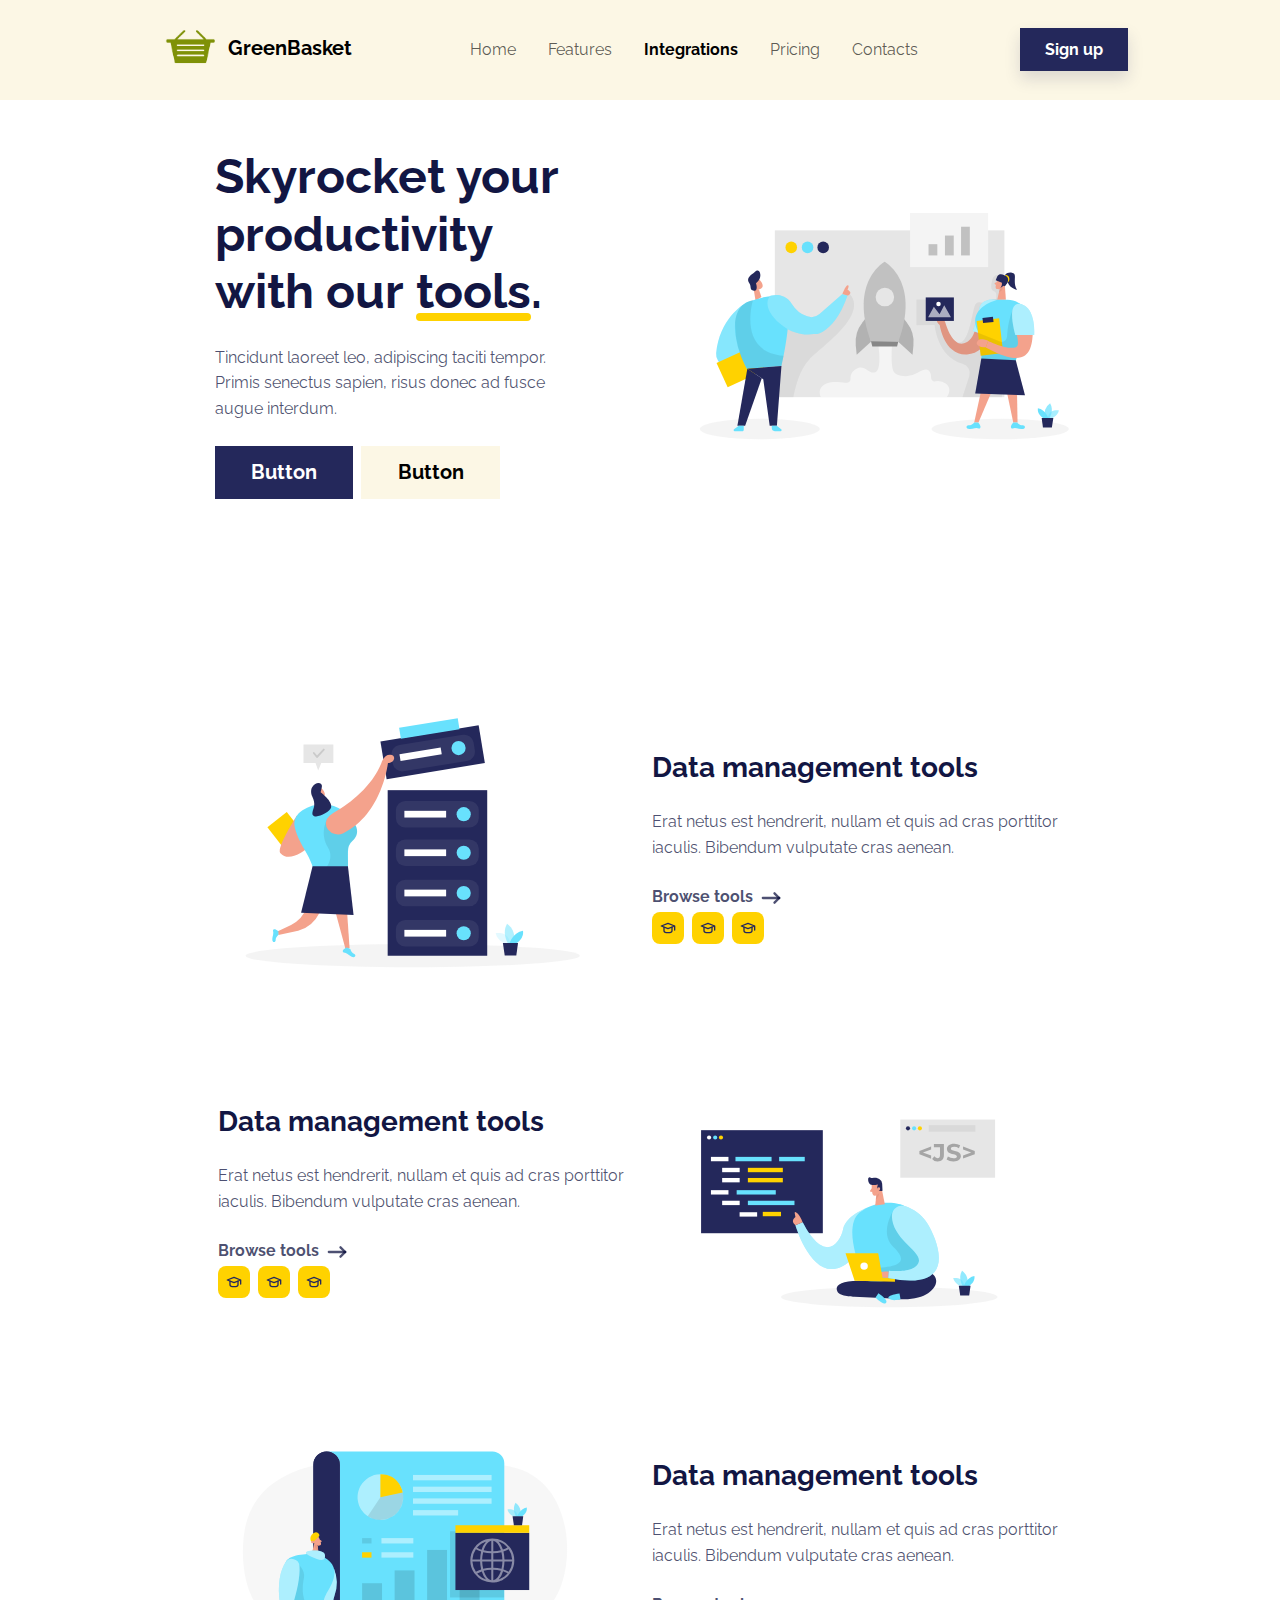
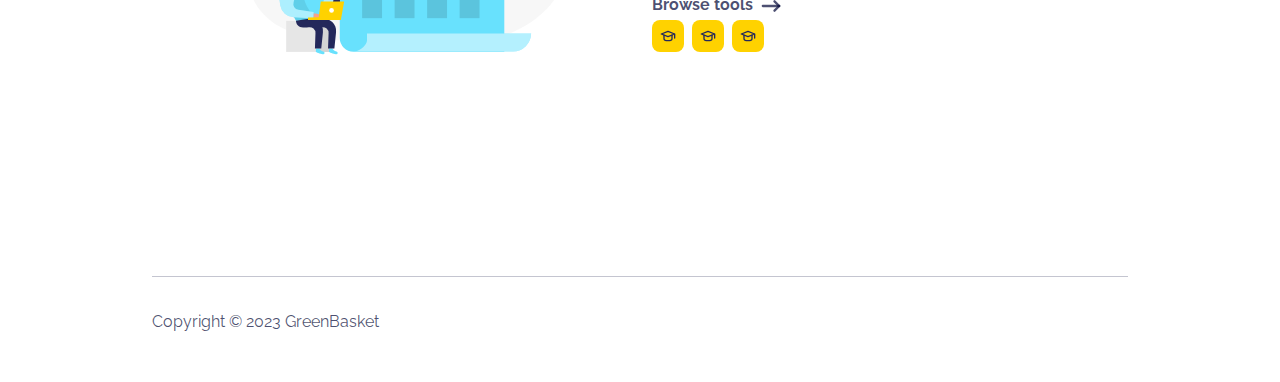
<file: integrations.html>
<!DOCTYPE html>
<html data-bs-theme="light" lang="en">

<head>
    <meta charset="utf-8">
    <meta name="viewport" content="width=device-width, initial-scale=1.0, shrink-to-fit=no">
    <title>Integrations - GreenBasket</title>
    <link rel="stylesheet" href="assets/bootstrap/css/bootstrap.min.css">
    <link rel="stylesheet" href="https://fonts.googleapis.com/css?family=Raleway:300italic,400italic,600italic,700italic,800italic,400,300,600,700,800&amp;display=swap">
    <link rel="stylesheet" href="https://fonts.googleapis.com/css?family=ABeeZee&amp;display=swap">
    <link rel="stylesheet" href="assets/css/bs-theme-overrides.css">
</head>

<body>
    <nav class="navbar navbar-expand-md fixed-top navbar-shrink py-3 navbar-light" id="mainNav" style="background: #fcf7e5;">
        <div class="container"><a class="navbar-brand d-flex align-items-center" href="/"><span style="margin-left: 10px;padding-left: 3px;"><img src="assets/img/illustrations/Untitled%20design.png" style="width: 50px;padding-right: 0px;margin-right: 13px;padding-bottom: 7px;">GreenBasket</span></a><button data-bs-toggle="collapse" class="navbar-toggler" data-bs-target="#navcol-1"><span class="visually-hidden">Toggle navigation</span><span class="navbar-toggler-icon"></span></button>
            <div class="collapse navbar-collapse" id="navcol-1">
                <ul class="navbar-nav mx-auto">
                    <li class="nav-item"><a class="nav-link" href="index.html">Home</a></li>
                    <li class="nav-item"><a class="nav-link" href="features.html">Features</a></li>
                    <li class="nav-item"><a class="nav-link active" href="integrations.html">Integrations</a></li>
                    <li class="nav-item"><a class="nav-link" href="pricing.html">Pricing</a></li>
                    <li class="nav-item"><a class="nav-link" href="contacts.html">Contacts</a></li>
                </ul><a class="btn btn-primary shadow" role="button" href="signup.html">Sign up</a>
            </div>
        </div>
    </nav>
    <section class="py-5 mt-5">
        <div class="container py-4 py-xl-5">
            <div class="row gy-4 gy-md-0">
                <div class="col-md-6 text-center text-md-start d-flex d-sm-flex d-md-flex justify-content-center align-items-center justify-content-md-start align-items-md-center justify-content-xl-center">
                    <div style="max-width: 350px;">
                        <h1 class="display-5 fw-bold mb-4">Skyrocket your productivity with our&nbsp;<span class="underline">tools</span>.</h1>
                        <p class="text-muted my-4">Tincidunt laoreet leo, adipiscing taciti tempor. Primis senectus sapien, risus donec ad fusce augue interdum.</p><a class="btn btn-primary btn-lg me-2" role="button" href="#">Button</a><a class="btn btn-light btn-lg" role="button" href="#">Button</a>
                    </div>
                </div>
                <div class="col-md-6">
                    <div><img class="rounded img-fluid w-100 fit-cover" style="min-height: 300px;" src="assets/img/illustrations/startup.svg"></div>
                </div>
            </div>
        </div>
    </section>
    <section class="py-5">
        <div class="container py-5">
            <div class="row row-cols-1 row-cols-md-2 mx-auto" style="max-width: 900px;">
                <div class="col mb-5"><img class="rounded img-fluid" src="assets/img/illustrations/data-management.svg"></div>
                <div class="col d-md-flex align-items-md-end align-items-lg-center mb-5">
                    <div>
                        <h5 class="fs-3 fw-bold mb-4">Data management&nbsp;tools</h5>
                        <p class="text-muted mb-4">Erat netus est hendrerit, nullam et quis ad cras porttitor iaculis. Bibendum vulputate cras aenean.</p><a class="fw-bold mb-3" href="#">Browse tools&nbsp;<svg xmlns="http://www.w3.org/2000/svg" width="1em" height="1em" viewBox="0 0 24 24" stroke-width="2" stroke="currentColor" fill="none" stroke-linecap="round" stroke-linejoin="round" class="icon icon-tabler icon-tabler-arrow-narrow-right fs-3">
                                <path stroke="none" d="M0 0h24v24H0z" fill="none"></path>
                                <line x1="5" y1="12" x2="19" y2="12"></line>
                                <line x1="15" y1="16" x2="19" y2="12"></line>
                                <line x1="15" y1="8" x2="19" y2="12"></line>
                            </svg></a>
                        <div class="d-flex">
                            <div class="bs-icon-sm bs-icon-rounded bs-icon-secondary d-flex flex-shrink-0 justify-content-center align-items-center d-inline-block bs-icon me-2"><svg xmlns="http://www.w3.org/2000/svg" width="1em" height="1em" viewBox="0 0 24 24" stroke-width="2" stroke="currentColor" fill="none" stroke-linecap="round" stroke-linejoin="round" class="icon icon-tabler icon-tabler-school">
                                    <path stroke="none" d="M0 0h24v24H0z" fill="none"></path>
                                    <path d="M22 9l-10 -4l-10 4l10 4l10 -4v6"></path>
                                    <path d="M6 10.6v5.4a6 3 0 0 0 12 0v-5.4"></path>
                                </svg></div>
                            <div class="bs-icon-sm bs-icon-rounded bs-icon-secondary d-flex flex-shrink-0 justify-content-center align-items-center d-inline-block bs-icon me-2"><svg xmlns="http://www.w3.org/2000/svg" width="1em" height="1em" viewBox="0 0 24 24" stroke-width="2" stroke="currentColor" fill="none" stroke-linecap="round" stroke-linejoin="round" class="icon icon-tabler icon-tabler-school">
                                    <path stroke="none" d="M0 0h24v24H0z" fill="none"></path>
                                    <path d="M22 9l-10 -4l-10 4l10 4l10 -4v6"></path>
                                    <path d="M6 10.6v5.4a6 3 0 0 0 12 0v-5.4"></path>
                                </svg></div>
                            <div class="bs-icon-sm bs-icon-rounded bs-icon-secondary d-flex flex-shrink-0 justify-content-center align-items-center d-inline-block bs-icon me-2"><svg xmlns="http://www.w3.org/2000/svg" width="1em" height="1em" viewBox="0 0 24 24" stroke-width="2" stroke="currentColor" fill="none" stroke-linecap="round" stroke-linejoin="round" class="icon icon-tabler icon-tabler-school">
                                    <path stroke="none" d="M0 0h24v24H0z" fill="none"></path>
                                    <path d="M22 9l-10 -4l-10 4l10 4l10 -4v6"></path>
                                    <path d="M6 10.6v5.4a6 3 0 0 0 12 0v-5.4"></path>
                                </svg></div>
                        </div>
                    </div>
                </div>
            </div>
            <div class="row row-cols-1 row-cols-md-2 mx-auto" style="max-width: 900px;">
                <div class="col order-md-last mb-5"><img class="rounded img-fluid" src="assets/img/illustrations/javascript.svg"></div>
                <div class="col d-md-flex align-items-md-end align-items-lg-center mb-5">
                    <div class="ms-md-3">
                        <h5 class="fs-3 fw-bold mb-4">Data management&nbsp;tools</h5>
                        <p class="text-muted mb-4">Erat netus est hendrerit, nullam et quis ad cras porttitor iaculis. Bibendum vulputate cras aenean.</p><a class="fw-bold" href="#">Browse tools&nbsp;<svg xmlns="http://www.w3.org/2000/svg" width="1em" height="1em" viewBox="0 0 24 24" stroke-width="2" stroke="currentColor" fill="none" stroke-linecap="round" stroke-linejoin="round" class="icon icon-tabler icon-tabler-arrow-narrow-right fs-3">
                                <path stroke="none" d="M0 0h24v24H0z" fill="none"></path>
                                <line x1="5" y1="12" x2="19" y2="12"></line>
                                <line x1="15" y1="16" x2="19" y2="12"></line>
                                <line x1="15" y1="8" x2="19" y2="12"></line>
                            </svg></a>
                        <div class="d-flex">
                            <div class="bs-icon-sm bs-icon-rounded bs-icon-secondary d-flex flex-shrink-0 justify-content-center align-items-center d-inline-block bs-icon me-2"><svg xmlns="http://www.w3.org/2000/svg" width="1em" height="1em" viewBox="0 0 24 24" stroke-width="2" stroke="currentColor" fill="none" stroke-linecap="round" stroke-linejoin="round" class="icon icon-tabler icon-tabler-school">
                                    <path stroke="none" d="M0 0h24v24H0z" fill="none"></path>
                                    <path d="M22 9l-10 -4l-10 4l10 4l10 -4v6"></path>
                                    <path d="M6 10.6v5.4a6 3 0 0 0 12 0v-5.4"></path>
                                </svg></div>
                            <div class="bs-icon-sm bs-icon-rounded bs-icon-secondary d-flex flex-shrink-0 justify-content-center align-items-center d-inline-block bs-icon me-2"><svg xmlns="http://www.w3.org/2000/svg" width="1em" height="1em" viewBox="0 0 24 24" stroke-width="2" stroke="currentColor" fill="none" stroke-linecap="round" stroke-linejoin="round" class="icon icon-tabler icon-tabler-school">
                                    <path stroke="none" d="M0 0h24v24H0z" fill="none"></path>
                                    <path d="M22 9l-10 -4l-10 4l10 4l10 -4v6"></path>
                                    <path d="M6 10.6v5.4a6 3 0 0 0 12 0v-5.4"></path>
                                </svg></div>
                            <div class="bs-icon-sm bs-icon-rounded bs-icon-secondary d-flex flex-shrink-0 justify-content-center align-items-center d-inline-block bs-icon me-2"><svg xmlns="http://www.w3.org/2000/svg" width="1em" height="1em" viewBox="0 0 24 24" stroke-width="2" stroke="currentColor" fill="none" stroke-linecap="round" stroke-linejoin="round" class="icon icon-tabler icon-tabler-school">
                                    <path stroke="none" d="M0 0h24v24H0z" fill="none"></path>
                                    <path d="M22 9l-10 -4l-10 4l10 4l10 -4v6"></path>
                                    <path d="M6 10.6v5.4a6 3 0 0 0 12 0v-5.4"></path>
                                </svg></div>
                        </div>
                    </div>
                </div>
            </div>
            <div class="row row-cols-1 row-cols-md-2 mx-auto" style="max-width: 900px;">
                <div class="col mb-5"><img class="rounded img-fluid" src="assets/img/illustrations/report.svg"></div>
                <div class="col d-md-flex align-items-md-end align-items-lg-center mb-5">
                    <div>
                        <h5 class="fs-3 fw-bold mb-4">Data management&nbsp;tools</h5>
                        <p class="text-muted mb-4">Erat netus est hendrerit, nullam et quis ad cras porttitor iaculis. Bibendum vulputate cras aenean.</p><a class="fw-bold" href="#">Browse tools&nbsp;<svg xmlns="http://www.w3.org/2000/svg" width="1em" height="1em" viewBox="0 0 24 24" stroke-width="2" stroke="currentColor" fill="none" stroke-linecap="round" stroke-linejoin="round" class="icon icon-tabler icon-tabler-arrow-narrow-right fs-3">
                                <path stroke="none" d="M0 0h24v24H0z" fill="none"></path>
                                <line x1="5" y1="12" x2="19" y2="12"></line>
                                <line x1="15" y1="16" x2="19" y2="12"></line>
                                <line x1="15" y1="8" x2="19" y2="12"></line>
                            </svg></a>
                        <div class="d-flex">
                            <div class="bs-icon-sm bs-icon-rounded bs-icon-secondary d-flex flex-shrink-0 justify-content-center align-items-center d-inline-block bs-icon me-2"><svg xmlns="http://www.w3.org/2000/svg" width="1em" height="1em" viewBox="0 0 24 24" stroke-width="2" stroke="currentColor" fill="none" stroke-linecap="round" stroke-linejoin="round" class="icon icon-tabler icon-tabler-school">
                                    <path stroke="none" d="M0 0h24v24H0z" fill="none"></path>
                                    <path d="M22 9l-10 -4l-10 4l10 4l10 -4v6"></path>
                                    <path d="M6 10.6v5.4a6 3 0 0 0 12 0v-5.4"></path>
                                </svg></div>
                            <div class="bs-icon-sm bs-icon-rounded bs-icon-secondary d-flex flex-shrink-0 justify-content-center align-items-center d-inline-block bs-icon me-2"><svg xmlns="http://www.w3.org/2000/svg" width="1em" height="1em" viewBox="0 0 24 24" stroke-width="2" stroke="currentColor" fill="none" stroke-linecap="round" stroke-linejoin="round" class="icon icon-tabler icon-tabler-school">
                                    <path stroke="none" d="M0 0h24v24H0z" fill="none"></path>
                                    <path d="M22 9l-10 -4l-10 4l10 4l10 -4v6"></path>
                                    <path d="M6 10.6v5.4a6 3 0 0 0 12 0v-5.4"></path>
                                </svg></div>
                            <div class="bs-icon-sm bs-icon-rounded bs-icon-secondary d-flex flex-shrink-0 justify-content-center align-items-center d-inline-block bs-icon me-2"><svg xmlns="http://www.w3.org/2000/svg" width="1em" height="1em" viewBox="0 0 24 24" stroke-width="2" stroke="currentColor" fill="none" stroke-linecap="round" stroke-linejoin="round" class="icon icon-tabler icon-tabler-school">
                                    <path stroke="none" d="M0 0h24v24H0z" fill="none"></path>
                                    <path d="M22 9l-10 -4l-10 4l10 4l10 -4v6"></path>
                                    <path d="M6 10.6v5.4a6 3 0 0 0 12 0v-5.4"></path>
                                </svg></div>
                        </div>
                    </div>
                </div>
            </div>
        </div>
    </section>
    <footer>
        <div class="container py-4 py-lg-5" style="margin-top: -41px;">
            <hr>
            <div class="text-muted d-flex justify-content-between align-items-center pt-3">
                <p class="mb-0">Copyright © 2023 GreenBasket</p>
            </div>
        </div>
    </footer>
    <script src="assets/bootstrap/js/bootstrap.min.js"></script>
    <script src="assets/js/startup-modern.js"></script>
</body>

</html>
</file>
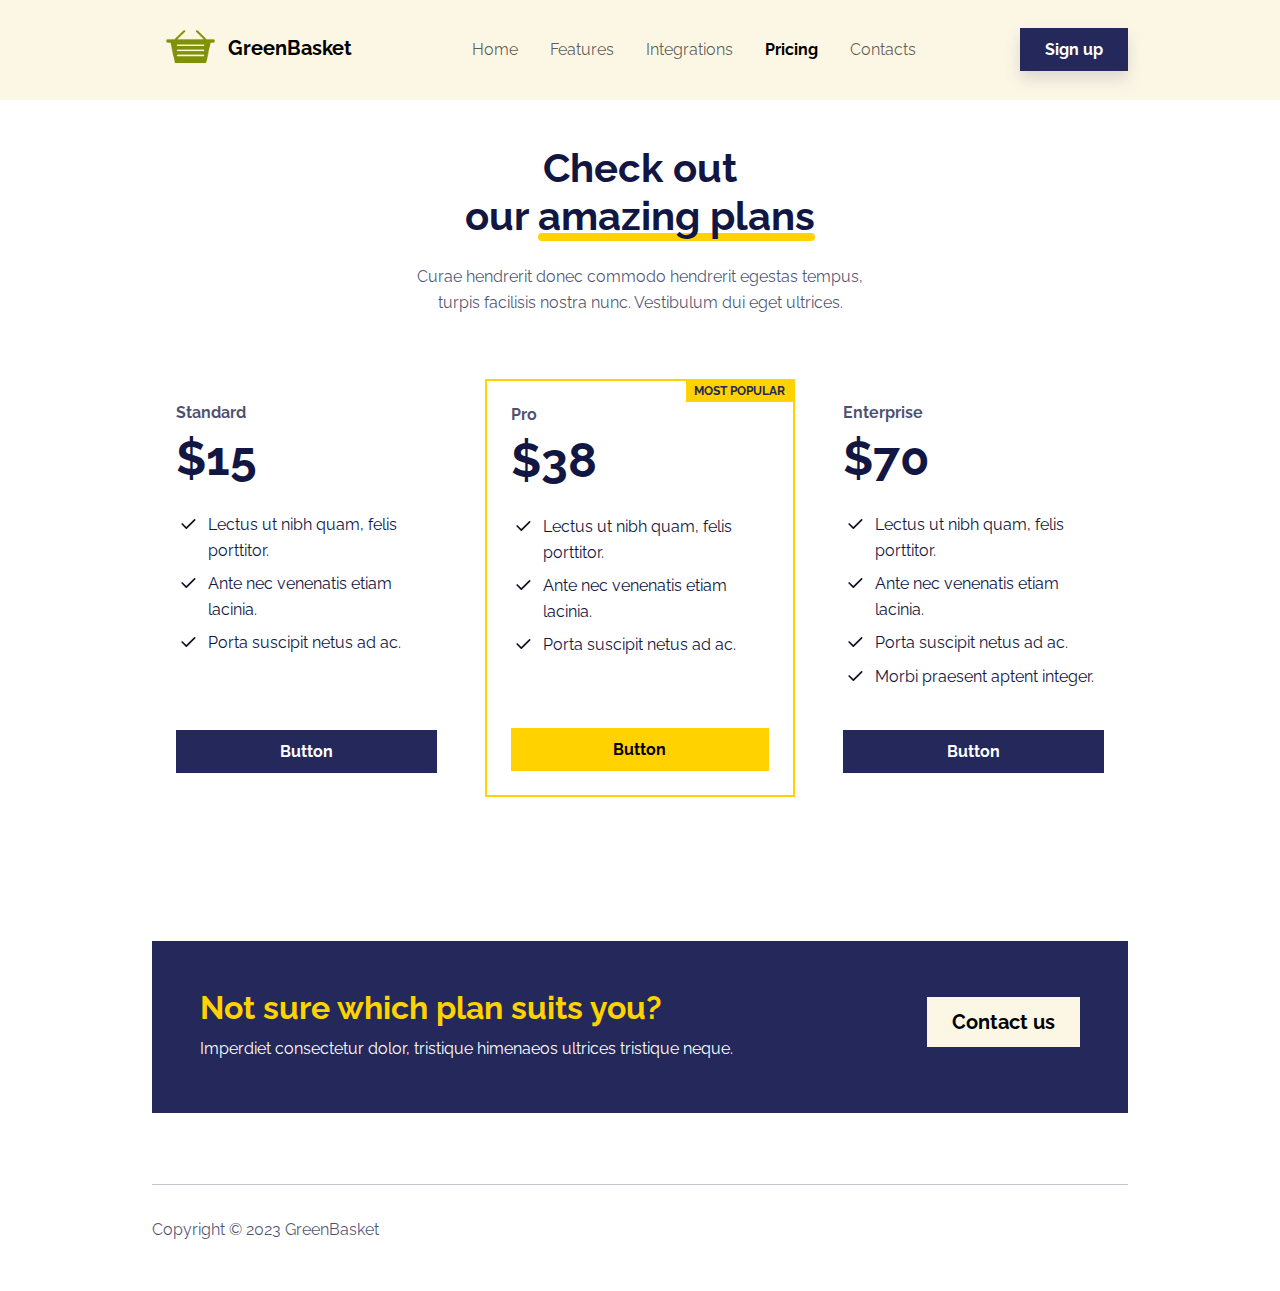
<file: pricing.html>
<!DOCTYPE html>
<html data-bs-theme="light" lang="en">

<head>
    <meta charset="utf-8">
    <meta name="viewport" content="width=device-width, initial-scale=1.0, shrink-to-fit=no">
    <title>Pricing - GreenBasket</title>
    <link rel="stylesheet" href="assets/bootstrap/css/bootstrap.min.css">
    <link rel="stylesheet" href="https://fonts.googleapis.com/css?family=Raleway:300italic,400italic,600italic,700italic,800italic,400,300,600,700,800&amp;display=swap">
    <link rel="stylesheet" href="https://fonts.googleapis.com/css?family=ABeeZee&amp;display=swap">
    <link rel="stylesheet" href="assets/css/bs-theme-overrides.css">
</head>

<body>
    <nav class="navbar navbar-expand-md fixed-top navbar-shrink py-3 navbar-light" id="mainNav" style="background: #fcf7e5;">
        <div class="container"><a class="navbar-brand d-flex align-items-center" href="/"><span style="margin-left: 10px;padding-left: 3px;"><img src="assets/img/illustrations/Untitled%20design.png" style="width: 50px;padding-right: 0px;margin-right: 13px;padding-bottom: 7px;">GreenBasket</span></a><button data-bs-toggle="collapse" class="navbar-toggler" data-bs-target="#navcol-1"><span class="visually-hidden">Toggle navigation</span><span class="navbar-toggler-icon"></span></button>
            <div class="collapse navbar-collapse" id="navcol-1">
                <ul class="navbar-nav mx-auto">
                    <li class="nav-item"><a class="nav-link" href="index.html">Home</a></li>
                    <li class="nav-item"><a class="nav-link" href="features.html">Features</a></li>
                    <li class="nav-item"><a class="nav-link" href="integrations.html">Integrations</a></li>
                    <li class="nav-item"><a class="nav-link active" href="pricing.html">Pricing</a></li>
                    <li class="nav-item"><a class="nav-link" href="contacts.html">Contacts</a></li>
                </ul><a class="btn btn-primary shadow" role="button" href="signup.html">Sign up</a>
            </div>
        </div>
    </nav>
    <section class="py-5 mt-5">
        <div class="container py-4 py-xl-5">
            <div class="row mb-5">
                <div class="col-md-8 col-xl-6 text-center mx-auto">
                    <h2 class="display-6 fw-bold mb-4">Check out<br>our <span class="underline">amazing plans</span></h2>
                    <p class="text-muted">Curae hendrerit donec commodo hendrerit egestas tempus, turpis facilisis nostra nunc. Vestibulum dui eget ultrices.</p>
                </div>
            </div>
            <div class="row gy-4 row-cols-1 row-cols-md-2 row-cols-lg-3">
                <div class="col">
                    <div class="card border-0 h-100">
                        <div class="card-body d-flex flex-column justify-content-between p-4">
                            <div>
                                <h6 class="fw-bold text-muted">Standard</h6>
                                <h4 class="display-5 fw-bold mb-4">$15</h4>
                                <ul class="list-unstyled">
                                    <li class="d-flex mb-2"><span class="bs-icon-xs bs-icon-rounded bs-icon me-2"><svg xmlns="http://www.w3.org/2000/svg" width="1em" height="1em" viewBox="0 0 24 24" stroke-width="2" stroke="currentColor" fill="none" stroke-linecap="round" stroke-linejoin="round" class="icon icon-tabler icon-tabler-check fs-5 text-primary-emphasis">
                                                <path stroke="none" d="M0 0h24v24H0z" fill="none"></path>
                                                <path d="M5 12l5 5l10 -10"></path>
                                            </svg></span><span>Lectus ut nibh quam, felis porttitor.</span></li>
                                    <li class="d-flex mb-2"><span class="bs-icon-xs bs-icon-rounded bs-icon me-2"><svg xmlns="http://www.w3.org/2000/svg" width="1em" height="1em" viewBox="0 0 24 24" stroke-width="2" stroke="currentColor" fill="none" stroke-linecap="round" stroke-linejoin="round" class="icon icon-tabler icon-tabler-check fs-5 text-primary-emphasis">
                                                <path stroke="none" d="M0 0h24v24H0z" fill="none"></path>
                                                <path d="M5 12l5 5l10 -10"></path>
                                            </svg></span><span>Ante nec venenatis etiam lacinia.</span></li>
                                    <li class="d-flex mb-2"><span class="bs-icon-xs bs-icon-rounded bs-icon me-2"><svg xmlns="http://www.w3.org/2000/svg" width="1em" height="1em" viewBox="0 0 24 24" stroke-width="2" stroke="currentColor" fill="none" stroke-linecap="round" stroke-linejoin="round" class="icon icon-tabler icon-tabler-check fs-5 text-primary-emphasis">
                                                <path stroke="none" d="M0 0h24v24H0z" fill="none"></path>
                                                <path d="M5 12l5 5l10 -10"></path>
                                            </svg></span><span>Porta suscipit netus ad ac.</span></li>
                                </ul>
                            </div><a class="btn btn-primary" role="button" href="#">Button</a>
                        </div>
                    </div>
                </div>
                <div class="col">
                    <div class="card border-warning border-2 h-100">
                        <div class="card-body d-flex flex-column justify-content-between p-4"><span class="badge bg-warning position-absolute top-0 end-0 rounded-bottom-left text-uppercase text-primary">Most Popular</span>
                            <div>
                                <h6 class="fw-bold text-muted">Pro</h6>
                                <h4 class="display-5 fw-bold mb-4">$38</h4>
                                <ul class="list-unstyled">
                                    <li class="d-flex mb-2"><span class="bs-icon-xs bs-icon-rounded bs-icon me-2"><svg xmlns="http://www.w3.org/2000/svg" width="1em" height="1em" viewBox="0 0 24 24" stroke-width="2" stroke="currentColor" fill="none" stroke-linecap="round" stroke-linejoin="round" class="icon icon-tabler icon-tabler-check fs-5 text-primary-emphasis">
                                                <path stroke="none" d="M0 0h24v24H0z" fill="none"></path>
                                                <path d="M5 12l5 5l10 -10"></path>
                                            </svg></span><span>Lectus ut nibh quam, felis porttitor.</span></li>
                                    <li class="d-flex mb-2"><span class="bs-icon-xs bs-icon-rounded bs-icon me-2"><svg xmlns="http://www.w3.org/2000/svg" width="1em" height="1em" viewBox="0 0 24 24" stroke-width="2" stroke="currentColor" fill="none" stroke-linecap="round" stroke-linejoin="round" class="icon icon-tabler icon-tabler-check fs-5 text-primary-emphasis">
                                                <path stroke="none" d="M0 0h24v24H0z" fill="none"></path>
                                                <path d="M5 12l5 5l10 -10"></path>
                                            </svg></span><span>Ante nec venenatis etiam lacinia.</span></li>
                                    <li class="d-flex mb-2"><span class="bs-icon-xs bs-icon-rounded bs-icon me-2"><svg xmlns="http://www.w3.org/2000/svg" width="1em" height="1em" viewBox="0 0 24 24" stroke-width="2" stroke="currentColor" fill="none" stroke-linecap="round" stroke-linejoin="round" class="icon icon-tabler icon-tabler-check fs-5 text-primary-emphasis">
                                                <path stroke="none" d="M0 0h24v24H0z" fill="none"></path>
                                                <path d="M5 12l5 5l10 -10"></path>
                                            </svg></span><span>Porta suscipit netus ad ac.</span></li>
                                </ul>
                            </div><a class="btn btn-warning" role="button" href="#">Button</a>
                        </div>
                    </div>
                </div>
                <div class="col">
                    <div class="card border-0 h-100">
                        <div class="card-body d-flex flex-column justify-content-between p-4">
                            <div class="pb-4">
                                <h6 class="fw-bold text-muted">Enterprise</h6>
                                <h4 class="display-5 fw-bold mb-4">$70</h4>
                                <ul class="list-unstyled">
                                    <li class="d-flex mb-2"><span class="bs-icon-xs bs-icon-rounded bs-icon me-2"><svg xmlns="http://www.w3.org/2000/svg" width="1em" height="1em" viewBox="0 0 24 24" stroke-width="2" stroke="currentColor" fill="none" stroke-linecap="round" stroke-linejoin="round" class="icon icon-tabler icon-tabler-check fs-5 text-primary-emphasis">
                                                <path stroke="none" d="M0 0h24v24H0z" fill="none"></path>
                                                <path d="M5 12l5 5l10 -10"></path>
                                            </svg></span><span>Lectus ut nibh quam, felis porttitor.</span></li>
                                    <li class="d-flex mb-2"><span class="bs-icon-xs bs-icon-rounded bs-icon me-2"><svg xmlns="http://www.w3.org/2000/svg" width="1em" height="1em" viewBox="0 0 24 24" stroke-width="2" stroke="currentColor" fill="none" stroke-linecap="round" stroke-linejoin="round" class="icon icon-tabler icon-tabler-check fs-5 text-primary-emphasis">
                                                <path stroke="none" d="M0 0h24v24H0z" fill="none"></path>
                                                <path d="M5 12l5 5l10 -10"></path>
                                            </svg></span><span>Ante nec venenatis etiam lacinia.</span></li>
                                    <li class="d-flex mb-2"><span class="bs-icon-xs bs-icon-rounded bs-icon me-2"><svg xmlns="http://www.w3.org/2000/svg" width="1em" height="1em" viewBox="0 0 24 24" stroke-width="2" stroke="currentColor" fill="none" stroke-linecap="round" stroke-linejoin="round" class="icon icon-tabler icon-tabler-check fs-5 text-primary-emphasis">
                                                <path stroke="none" d="M0 0h24v24H0z" fill="none"></path>
                                                <path d="M5 12l5 5l10 -10"></path>
                                            </svg></span><span>Porta suscipit netus ad ac.</span></li>
                                    <li class="d-flex mb-2"><span class="bs-icon-xs bs-icon-rounded bs-icon me-2"><svg xmlns="http://www.w3.org/2000/svg" width="1em" height="1em" viewBox="0 0 24 24" stroke-width="2" stroke="currentColor" fill="none" stroke-linecap="round" stroke-linejoin="round" class="icon icon-tabler icon-tabler-check fs-5 text-primary-emphasis">
                                                <path stroke="none" d="M0 0h24v24H0z" fill="none"></path>
                                                <path d="M5 12l5 5l10 -10"></path>
                                            </svg></span><span>Morbi praesent aptent integer.</span></li>
                                </ul>
                            </div><a class="btn btn-primary" role="button" href="#">Button</a>
                        </div>
                    </div>
                </div>
            </div>
        </div>
    </section>
    <section class="py-4 py-xl-5">
        <div class="container">
            <div class="text-white bg-primary border rounded border-0 border-primary d-flex flex-column justify-content-between flex-lg-row p-4 p-md-5">
                <div class="pb-2 pb-lg-1">
                    <h2 class="fw-bold text-warning mb-2">Not sure which plan suits you?</h2>
                    <p class="mb-0">Imperdiet consectetur dolor, tristique himenaeos ultrices tristique neque.</p>
                </div>
                <div class="my-2"><a class="btn btn-light fs-5 py-2 px-4" role="button" href="contacts.html">Contact us</a></div>
            </div>
        </div>
    </section>
    <footer>
        <div class="container py-4 py-lg-5" style="margin-top: -41px;">
            <hr>
            <div class="text-muted d-flex justify-content-between align-items-center pt-3">
                <p class="mb-0">Copyright © 2023 GreenBasket</p>
            </div>
        </div>
    </footer>
    <script src="assets/bootstrap/js/bootstrap.min.js"></script>
    <script src="assets/js/startup-modern.js"></script>
</body>

</html>
</file>
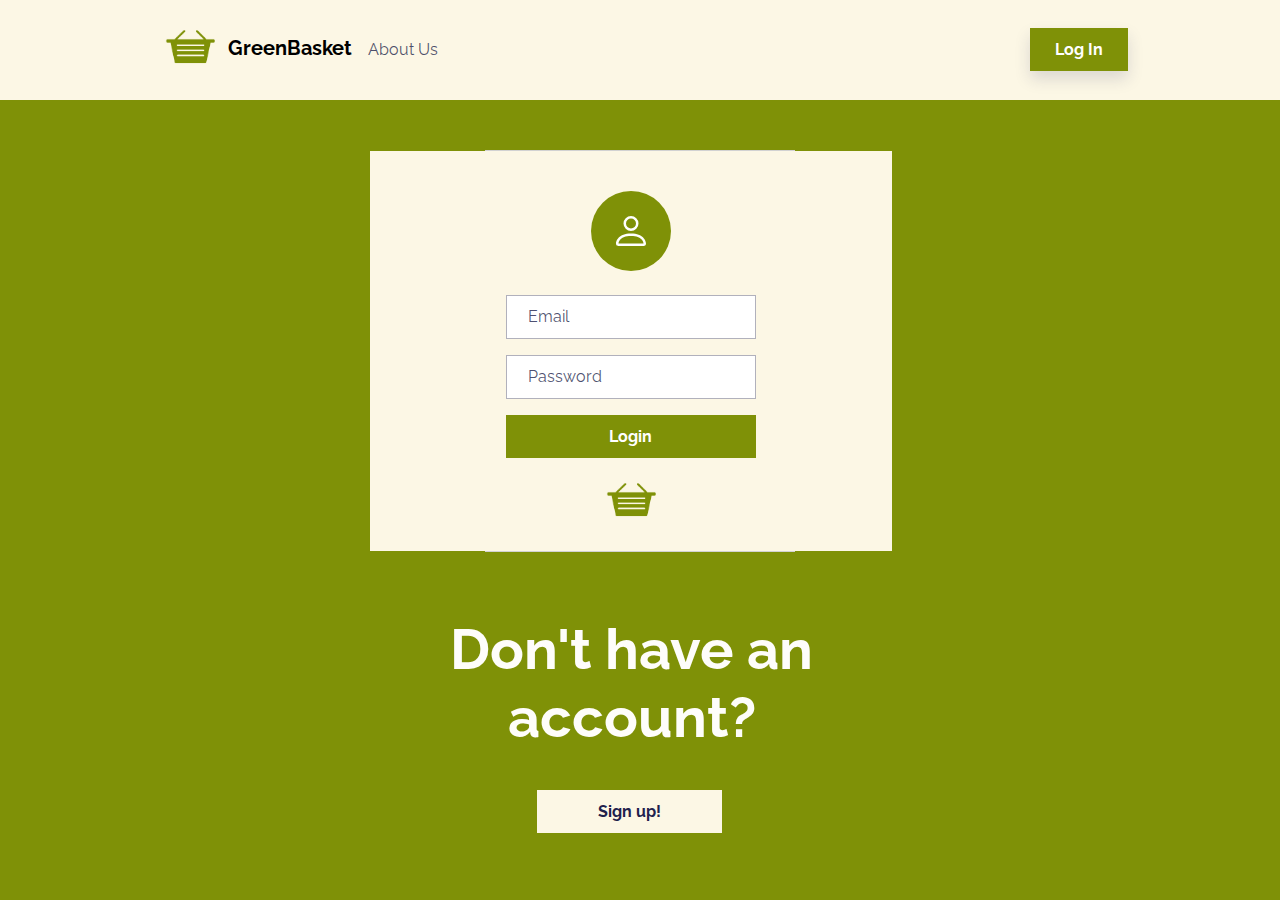
<file: frontend/untitled.html>
<!DOCTYPE html>
<html data-bs-theme="light" lang="en">

<head>
    <meta charset="utf-8">
    <meta name="viewport" content="width=device-width, initial-scale=1.0, shrink-to-fit=no">
    <title>GreenBasket</title>
    <link rel="stylesheet" href="assets/bootstrap/css/bootstrap.min.css">
    <link rel="stylesheet" href="https://fonts.googleapis.com/css?family=Raleway:300italic,400italic,600italic,700italic,800italic,400,300,600,700,800&amp;display=swap">
    <link rel="stylesheet" href="https://fonts.googleapis.com/css?family=ABeeZee&amp;display=swap">
    <link rel="stylesheet" href="assets/css/bs-theme-overrides.css">
    <link rel="stylesheet" href="assets/css/Hero-Carousel-images.css">
    <link rel="stylesheet" href="assets/css/Login-Form-Basic-icons.css">
</head>

<body style="background: #7f9107;">
    <nav></nav>
    <nav class="navbar navbar-expand-md fixed-top navbar-shrink py-3 navbar-light" id="mainNav" style="background: #fcf7e5;height: 100px;">
        <div class="container"><a class="navbar-brand d-flex align-items-center" href="/"><span style="margin-left: 10px;padding-left: 3px;"><img src="assets/img/illustrations/Untitled%20design.png" style="width: 50px;padding-right: 0px;margin-right: 13px;padding-bottom: 7px;">GreenBasket</span></a><button data-bs-toggle="collapse" class="navbar-toggler" data-bs-target="#navcol-1"><span class="visually-hidden">Toggle navigation</span><span class="navbar-toggler-icon"></span></button><a href="integrations.html">About Us</a>
            <div class="collapse navbar-collapse" id="navcol-1" style="margin-left: -30px;width: 450px;">
                <ul class="navbar-nav mx-auto"></ul><a href="#"></a>
            </div><a class="btn btn-primary shadow" role="button" href="untitled.html" style="background: #7f9107;border-color: #7f9107;">Log In</a>
        </div>
    </nav>
    <section class="position-relative py-4 py-xl-5">
        <div class="container">
            <div class="row mb-5">
                <div class="col-md-8 col-xl-6 text-center mx-auto">
                    <h2>Log in</h2>
                    <p class="w-lg-50"></p>
                </div>
            </div>
            <div class="row d-flex justify-content-center">
                <div class="col-md-6 col-lg-7 col-xl-4">
                    <div class="card mb-5">
                        <div class="card-body d-flex flex-column align-items-center" style="background: var(--bs-light);margin-right: -98px;margin-left: -116px;padding-right: 40px;padding-left: 40px;height: 400px;">
                            <div class="bs-icon-xl bs-icon-circle bs-icon-primary bs-icon my-4" style="background: #7f9107;"><svg xmlns="http://www.w3.org/2000/svg" width="1em" height="1em" fill="currentColor" viewBox="0 0 16 16" class="bi bi-person">
                                    <path d="M8 8a3 3 0 1 0 0-6 3 3 0 0 0 0 6Zm2-3a2 2 0 1 1-4 0 2 2 0 0 1 4 0Zm4 8c0 1-1 1-1 1H3s-1 0-1-1 1-4 6-4 6 3 6 4Zm-1-.004c-.001-.246-.154-.986-.832-1.664C11.516 10.68 10.289 10 8 10c-2.29 0-3.516.68-4.168 1.332-.678.678-.83 1.418-.832 1.664h10Z"></path>
                                </svg></div>
                            <form class="text-center" method="post">
                                <div class="mb-3"><input class="form-control" type="email" name="email" placeholder="Email" style="width: 250px;"></div>
                                <div class="mb-3"><input class="form-control" type="password" name="password" placeholder="Password"></div>
                                <div class="mb-3"><button class="btn btn-primary d-block w-100" type="submit" style="background: #7f9107;border-color: #7f9107;">Login</button></div>
                                <p class="text-muted"></p>
                            </form><img src="assets/img/illustrations/Untitled%20design.png" style="width: 50px;padding-right: 0px;padding-bottom: 7px;margin-left: 14px;margin-right: 13px;">
                        </div>
                    </div>
                    <h1 class="display-4 fw-bold mb-5" style="color: var(--bs-light-bg-subtle);text-align: center;margin-left: -120px;margin-right: -104px;margin-top: -48px;padding-top: 64px;margin-bottom: -140px;padding-bottom: 24px;">Don't have an account?</h1><a class="btn btn-primary" role="button" style="background: #fcf7e5;border-color: #fcf7e5;color: var(--bs-btn-hover-bg);margin-bottom: 0px;padding-right: 60px;padding-left: 60px;margin-right: -164px;margin-left: 52px;margin-top: -50px;" href="untitled-1.html">Sign up!</a>
                </div>
            </div>
        </div>
    </section>
    <div class="w-100"></div>
    <script src="assets/bootstrap/js/bootstrap.min.js"></script>
    <script src="assets/js/bs-init.js"></script>
    <script src="assets/js/startup-modern.js"></script>
</body>

</html>
</file>
<file: assets/css/bs-theme-overrides.css>
:root, [data-bs-theme=light] {
  --bs-light: #fcf7e5;
  --bs-light-rgb: 252,247,229;
  --bs-light-text-emphasis: #65635C;
  --bs-light-bg-subtle: #FEFDFA;
  --bs-light-border-subtle: #FEFCF5;
}

.btn-light {
  --bs-btn-color: #000000;
  --bs-btn-bg: #fcf7e5;
  --bs-btn-border-color: #fcf7e5;
  --bs-btn-hover-color: #000000;
  --bs-btn-hover-bg: #D6D2C3;
  --bs-btn-hover-border-color: #CAC6B7;
  --bs-btn-focus-shadow-rgb: 38,37,34;
  --bs-btn-active-color: #000000;
  --bs-btn-active-bg: #CAC6B7;
  --bs-btn-active-border-color: #BDB9AC;
  --bs-btn-disabled-color: #000000;
  --bs-btn-disabled-bg: #fcf7e5;
  --bs-btn-disabled-border-color: #fcf7e5;
}

.btn-outline-light {
  --bs-btn-color: #fcf7e5;
  --bs-btn-border-color: #fcf7e5;
  --bs-btn-focus-shadow-rgb: 252,247,229;
  --bs-btn-hover-color: #000000;
  --bs-btn-hover-bg: #fcf7e5;
  --bs-btn-hover-border-color: #fcf7e5;
  --bs-btn-active-color: #000000;
  --bs-btn-active-bg: #fcf7e5;
  --bs-btn-active-border-color: #fcf7e5;
  --bs-btn-disabled-color: #fcf7e5;
  --bs-btn-disabled-bg: transparent;
  --bs-btn-disabled-border-color: #fcf7e5;
}
</file>
<file: frontend/assets/css/bs-theme-overrides.css>
:root, [data-bs-theme=light] {
  --bs-light: #fcf7e5;
  --bs-light-rgb: 252,247,229;
  --bs-light-text-emphasis: #65635C;
  --bs-light-bg-subtle: #FEFDFA;
  --bs-light-border-subtle: #FEFCF5;
}

.btn-light {
  --bs-btn-color: #000000;
  --bs-btn-bg: #fcf7e5;
  --bs-btn-border-color: #fcf7e5;
  --bs-btn-hover-color: #000000;
  --bs-btn-hover-bg: #D6D2C3;
  --bs-btn-hover-border-color: #CAC6B7;
  --bs-btn-focus-shadow-rgb: 38,37,34;
  --bs-btn-active-color: #000000;
  --bs-btn-active-bg: #CAC6B7;
  --bs-btn-active-border-color: #BDB9AC;
  --bs-btn-disabled-color: #000000;
  --bs-btn-disabled-bg: #fcf7e5;
  --bs-btn-disabled-border-color: #fcf7e5;
}

.btn-outline-light {
  --bs-btn-color: #fcf7e5;
  --bs-btn-border-color: #fcf7e5;
  --bs-btn-focus-shadow-rgb: 252,247,229;
  --bs-btn-hover-color: #000000;
  --bs-btn-hover-bg: #fcf7e5;
  --bs-btn-hover-border-color: #fcf7e5;
  --bs-btn-active-color: #000000;
  --bs-btn-active-bg: #fcf7e5;
  --bs-btn-active-border-color: #fcf7e5;
  --bs-btn-disabled-color: #fcf7e5;
  --bs-btn-disabled-bg: transparent;
  --bs-btn-disabled-border-color: #fcf7e5;
}
</file>
<file: frontend/assets/css/Hero-Carousel-images.css>
.fit-cover {
  object-fit: cover;
}
</file>
<file: frontend/assets/css/Login-Form-Basic-icons.css>
.bs-icon {
  --bs-icon-size: .75rem;
  display: flex;
  flex-shrink: 0;
  justify-content: center;
  align-items: center;
  font-size: var(--bs-icon-size);
  width: calc(var(--bs-icon-size) * 2);
  height: calc(var(--bs-icon-size) * 2);
  color: var(--bs-primary);
}

.bs-icon-xs {
  --bs-icon-size: 1rem;
  width: calc(var(--bs-icon-size) * 1.5);
  height: calc(var(--bs-icon-size) * 1.5);
}

.bs-icon-sm {
  --bs-icon-size: 1rem;
}

.bs-icon-md {
  --bs-icon-size: 1.5rem;
}

.bs-icon-lg {
  --bs-icon-size: 2rem;
}

.bs-icon-xl {
  --bs-icon-size: 2.5rem;
}

.bs-icon.bs-icon-primary {
  color: var(--bs-white);
  background: var(--bs-primary);
}

.bs-icon.bs-icon-primary-light {
  color: var(--bs-primary);
  background: rgba(var(--bs-primary-rgb), .2);
}

.bs-icon.bs-icon-semi-white {
  color: var(--bs-primary);
  background: rgba(255, 255, 255, .5);
}

.bs-icon.bs-icon-rounded {
  border-radius: .5rem;
}

.bs-icon.bs-icon-circle {
  border-radius: 50%;
}
</file>
